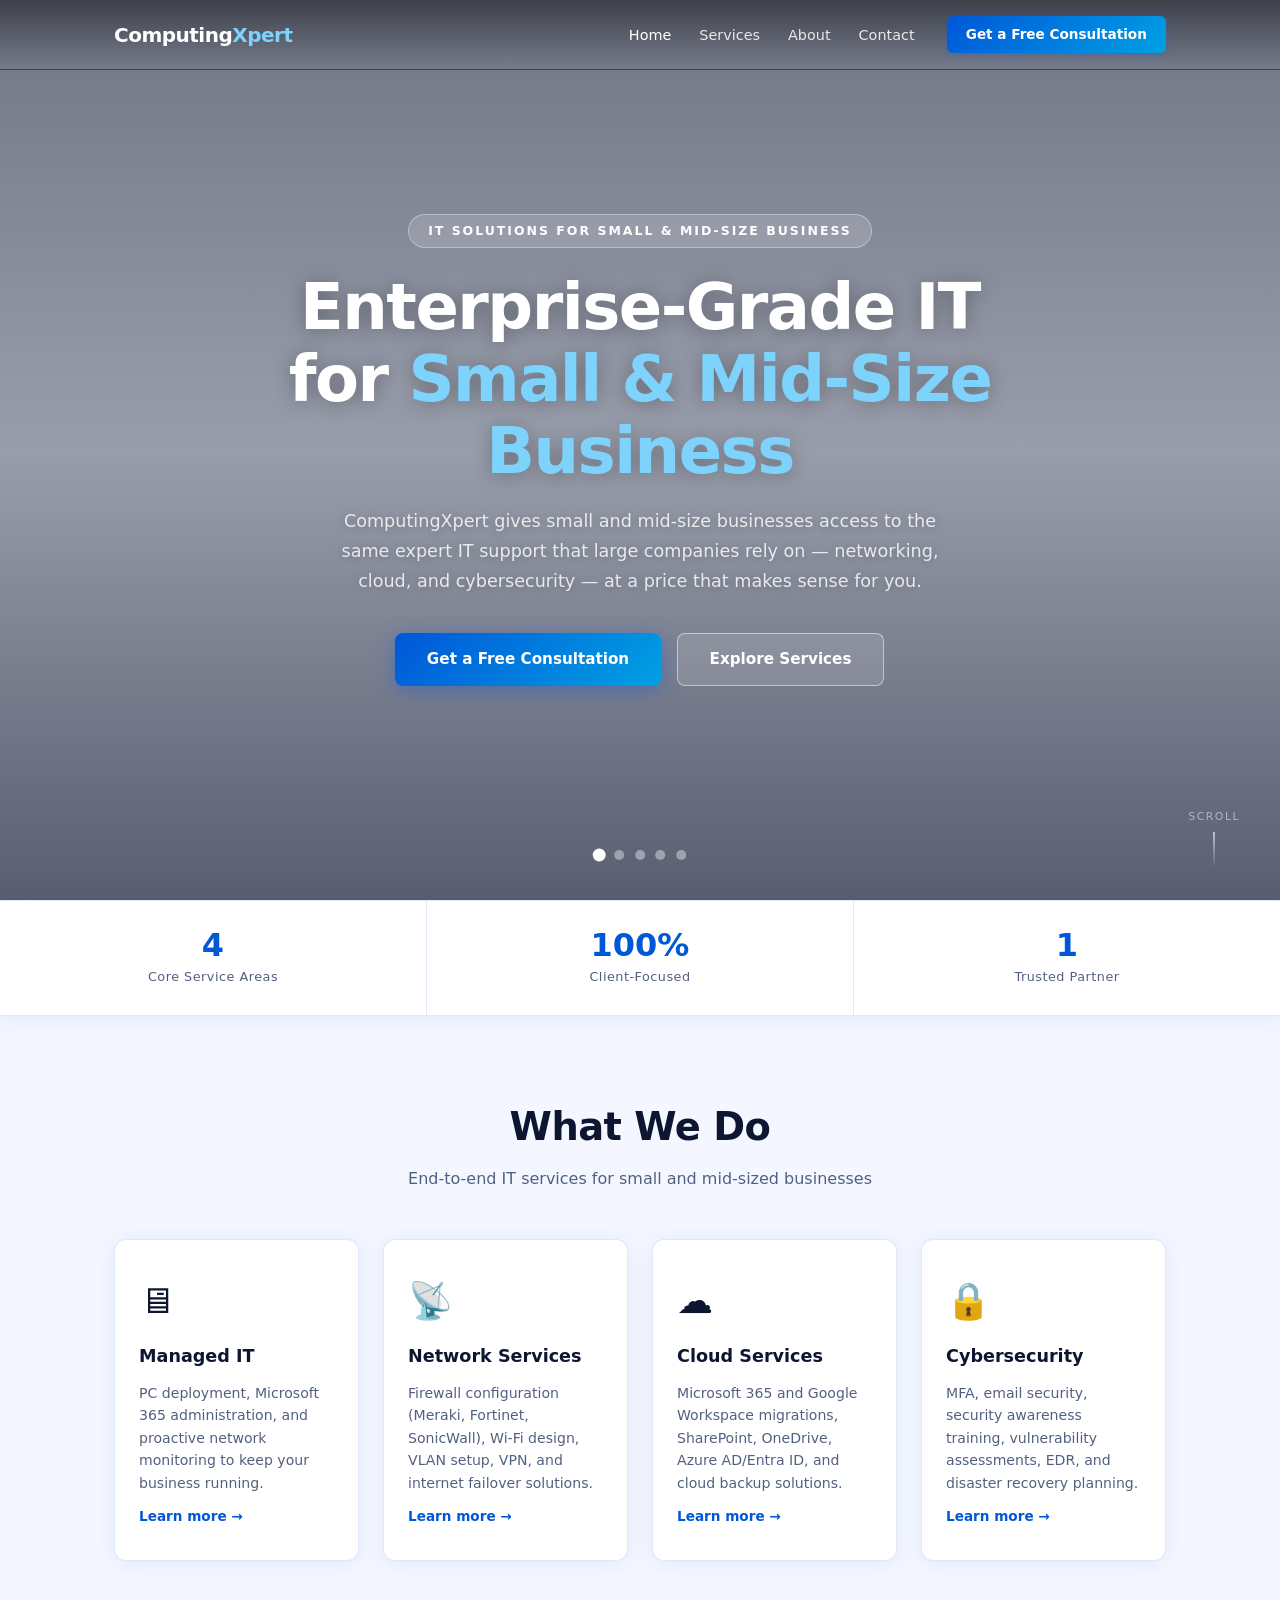
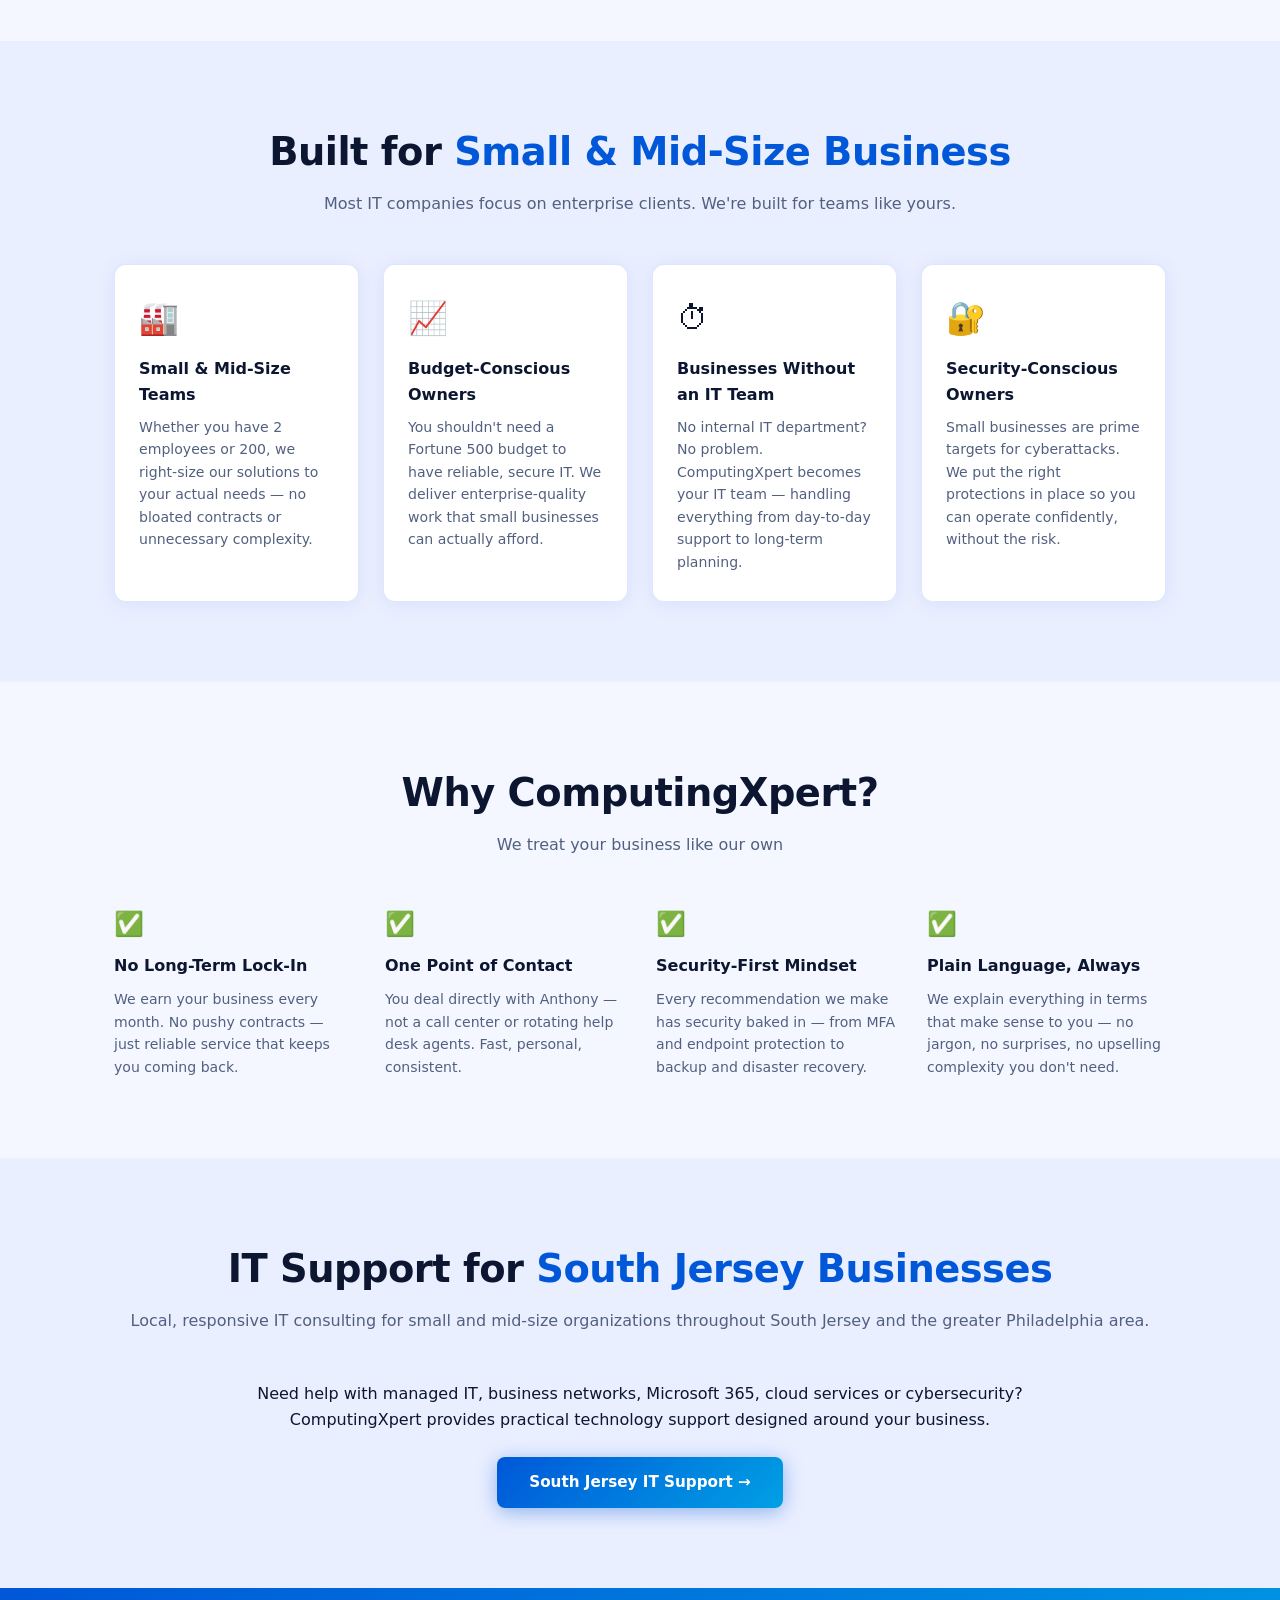
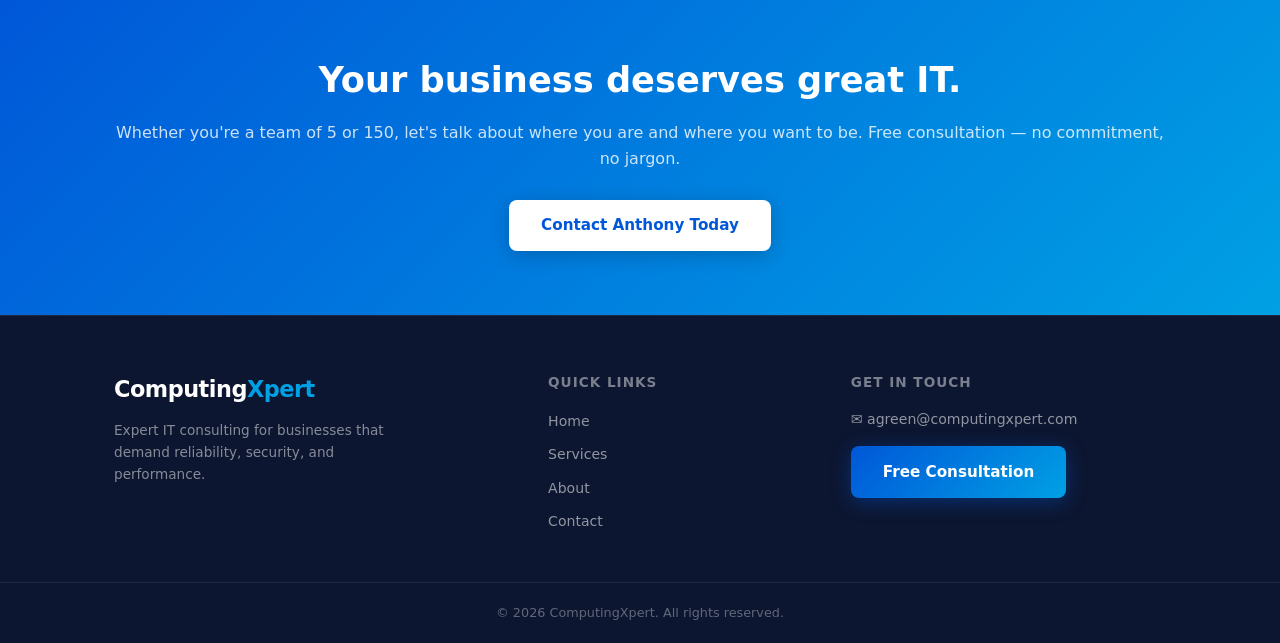
<file: index.html>
<!DOCTYPE html>
<html lang="en">
<head>
  <meta charset="UTF-8" />
  <meta name="viewport" content="width=device-width, initial-scale=1.0" />
  <title>ComputingXpert — IT Consulting</title>
  <link rel="stylesheet" href="style.css" />
</head>
<body>

  <!-- NAV -->
  <nav class="nav-transparent">
    <div class="nav-inner">
      <a href="index.html" class="logo">Computing<span>Xpert</span></a>
      <ul class="nav-links">
        <li><a href="index.html" class="active">Home</a></li>
        <li><a href="services.html">Services</a></li>
        <li><a href="about.html">About</a></li>
        <li><a href="contact.html">Contact</a></li>
      </ul>
      <a href="contact.html" class="btn-nav">Get a Free Consultation</a>
      <button class="hamburger" onclick="toggleMenu()">&#9776;</button>
    </div>
    <ul class="mobile-menu" id="mobileMenu">
      <li><a href="index.html">Home</a></li>
      <li><a href="services.html">Services</a></li>
      <li><a href="about.html">About</a></li>
      <li><a href="contact.html">Contact</a></li>
    </ul>
  </nav>

  <!-- HERO SLIDESHOW -->
  <section class="hero">

    <!-- Background slides -->
    <div class="hero-slides">
      <div class="slide active kb-1" style="background-image:url('https://images.unsplash.com/photo-1522071820081-009f0129c71c?auto=format&fit=crop&w=1920&q=80')"></div>
      <div class="slide kb-2"        style="background-image:url('https://images.unsplash.com/photo-1558494949-ef010cbdcc31?auto=format&fit=crop&w=1920&q=80')"></div>
      <div class="slide kb-3"        style="background-image:url('https://images.unsplash.com/photo-1519389950473-47ba0277781c?auto=format&fit=crop&w=1920&q=80')"></div>
      <div class="slide kb-4"        style="background-image:url('https://images.unsplash.com/photo-1550751827-4bd374c3f58b?auto=format&fit=crop&w=1920&q=80')"></div>
      <div class="slide kb-5"        style="background-image:url('https://images.unsplash.com/photo-1497366216548-37526070297c?auto=format&fit=crop&w=1920&q=80')"></div>
    </div>

    <!-- Dark gradient overlay -->
    <div class="hero-overlay"></div>

    <!-- Content -->
    <div class="hero-content">
      <div class="hero-badge">IT Solutions for Small &amp; Mid-Size Business</div>
      <h1>Enterprise-Grade IT for <span class="accent-light">Small &amp; Mid-Size Business</span></h1>
      <p class="hero-sub">ComputingXpert gives small and mid-size businesses access to the same expert IT support that large companies rely on — networking, cloud, and cybersecurity — at a price that makes sense for you.</p>
      <div class="hero-cta">
        <a href="contact.html" class="btn-primary">Get a Free Consultation</a>
        <a href="services.html" class="btn-ghost-light">Explore Services</a>
      </div>
    </div>

    <!-- Slide indicator dots -->
    <div class="slide-dots">
      <button class="dot active" onclick="goToSlide(0)" aria-label="Slide 1"></button>
      <button class="dot"        onclick="goToSlide(1)" aria-label="Slide 2"></button>
      <button class="dot"        onclick="goToSlide(2)" aria-label="Slide 3"></button>
      <button class="dot"        onclick="goToSlide(3)" aria-label="Slide 4"></button>
      <button class="dot"        onclick="goToSlide(4)" aria-label="Slide 5"></button>
    </div>

    <!-- Scroll cue -->
    <div class="scroll-cue">
      <span>Scroll</span>
      <div class="scroll-arrow"></div>
    </div>

  </section>

  <!-- STATS BAR -->
  <section class="stats-bar">
    <div class="stat"><span class="stat-num">4</span><span class="stat-label">Core Service Areas</span></div>
    <div class="stat"><span class="stat-num">100%</span><span class="stat-label">Client-Focused</span></div>
    <div class="stat"><span class="stat-num">1</span><span class="stat-label">Trusted Partner</span></div>
  </section>

  <!-- SERVICES OVERVIEW -->
  <section class="section">
    <div class="container">
      <div class="section-header">
        <h2>What We Do</h2>
        <p>End-to-end IT services for small and mid-sized businesses</p>
      </div>
      <div class="card-grid">
        <a href="services.html#managed" class="card">
          <div class="card-icon">&#128421;</div>
          <h3>Managed IT</h3>
          <p>PC deployment, Microsoft 365 administration, and proactive network monitoring to keep your business running.</p>
          <span class="card-link">Learn more &rarr;</span>
        </a>
        <a href="services.html#network" class="card">
          <div class="card-icon">&#128225;</div>
          <h3>Network Services</h3>
          <p>Firewall configuration (Meraki, Fortinet, SonicWall), Wi-Fi design, VLAN setup, VPN, and internet failover solutions.</p>
          <span class="card-link">Learn more &rarr;</span>
        </a>
        <a href="services.html#cloud" class="card">
          <div class="card-icon">&#9729;</div>
          <h3>Cloud Services</h3>
          <p>Microsoft 365 and Google Workspace migrations, SharePoint, OneDrive, Azure AD/Entra ID, and cloud backup solutions.</p>
          <span class="card-link">Learn more &rarr;</span>
        </a>
        <a href="services.html#cyber" class="card">
          <div class="card-icon">&#128274;</div>
          <h3>Cybersecurity</h3>
          <p>MFA, email security, security awareness training, vulnerability assessments, EDR, and disaster recovery planning.</p>
          <span class="card-link">Learn more &rarr;</span>
        </a>
      </div>
    </div>
  </section>

  <!-- WHO WE SERVE -->
  <section class="section section-dark">
    <div class="container">
      <div class="section-header">
        <h2>Built for <span style="color:var(--accent)">Small &amp; Mid-Size Business</span></h2>
        <p>Most IT companies focus on enterprise clients. We're built for teams like yours.</p>
      </div>
      <div class="serve-grid">
        <div class="serve-card">
          <div class="serve-icon">&#127981;</div>
          <h4>Small &amp; Mid-Size Teams</h4>
          <p>Whether you have 2 employees or 200, we right-size our solutions to your actual needs — no bloated contracts or unnecessary complexity.</p>
        </div>
        <div class="serve-card">
          <div class="serve-icon">&#128200;</div>
          <h4>Budget-Conscious Owners</h4>
          <p>You shouldn't need a Fortune 500 budget to have reliable, secure IT. We deliver enterprise-quality work that small businesses can actually afford.</p>
        </div>
        <div class="serve-card">
          <div class="serve-icon">&#9201;</div>
          <h4>Businesses Without an IT Team</h4>
          <p>No internal IT department? No problem. ComputingXpert becomes your IT team — handling everything from day-to-day support to long-term planning.</p>
        </div>
        <div class="serve-card">
          <div class="serve-icon">&#128272;</div>
          <h4>Security-Conscious Owners</h4>
          <p>Small businesses are prime targets for cyberattacks. We put the right protections in place so you can operate confidently, without the risk.</p>
        </div>
      </div>
    </div>
  </section>

  <!-- WHY US -->
  <section class="section">
    <div class="container">
      <div class="section-header">
        <h2>Why ComputingXpert?</h2>
        <p>We treat your business like our own</p>
      </div>
      <div class="why-grid">
        <div class="why-item">
          <div class="why-icon">&#9989;</div>
          <h4>No Long-Term Lock-In</h4>
          <p>We earn your business every month. No pushy contracts — just reliable service that keeps you coming back.</p>
        </div>
        <div class="why-item">
          <div class="why-icon">&#9989;</div>
          <h4>One Point of Contact</h4>
          <p>You deal directly with Anthony — not a call center or rotating help desk agents. Fast, personal, consistent.</p>
        </div>
        <div class="why-item">
          <div class="why-icon">&#9989;</div>
          <h4>Security-First Mindset</h4>
          <p>Every recommendation we make has security baked in — from MFA and endpoint protection to backup and disaster recovery.</p>
        </div>
        <div class="why-item">
          <div class="why-icon">&#9989;</div>
          <h4>Plain Language, Always</h4>
          <p>We explain everything in terms that make sense to you — no jargon, no surprises, no upselling complexity you don't need.</p>
        </div>
      </div>
    </div>
  </section>

  <!-- SOUTH JERSEY IT SUPPORT -->
  <section class="section section-dark">
    <div class="container">
      <div class="section-header">
        <h2>IT Support for <span style="color:var(--accent)">South Jersey Businesses</span></h2>
        <p>Local, responsive IT consulting for small and mid-size organizations throughout South Jersey and the greater Philadelphia area.</p>
      </div>
      <div style="text-align:center;">
        <p style="max-width:800px;margin:0 auto 1.5rem;">Need help with managed IT, business networks, Microsoft 365, cloud services or cybersecurity? ComputingXpert provides practical technology support designed around your business.</p>
        <a href="south-jersey-it-support.html" class="btn-primary">South Jersey IT Support &rarr;</a>
      </div>
    </div>
  </section>

  <!-- CTA BANNER -->
  <section class="cta-banner">
    <div class="container">
      <h2>Your business deserves great IT.</h2>
      <p>Whether you're a team of 5 or 150, let's talk about where you are and where you want to be. Free consultation — no commitment, no jargon.</p>
      <a href="contact.html" class="btn-primary">Contact Anthony Today</a>
    </div>
  </section>

  <!-- FOOTER -->
  <footer>
    <div class="container footer-inner">
      <div class="footer-brand">
        <span class="footer-logo-text">Computing<span>Xpert</span></span>
        <p>Expert IT consulting for businesses that demand reliability, security, and performance.</p>
      </div>
      <div class="footer-links">
        <h4>Quick Links</h4>
        <ul>
          <li><a href="index.html">Home</a></li>
          <li><a href="services.html">Services</a></li>
          <li><a href="about.html">About</a></li>
          <li><a href="contact.html">Contact</a></li>
        </ul>
      </div>
      <div class="footer-contact">
        <h4>Get in Touch</h4>
        <p>&#9993; agreen@computingxpert.com</p>
        <a href="contact.html" class="btn-primary" style="margin-top:1rem;display:inline-block;">Free Consultation</a>
      </div>
    </div>
    <div class="footer-bottom">
      <p>&copy; 2026 ComputingXpert. All rights reserved.</p>
    </div>
  </footer>

  <script>
    // ── Nav: turn solid on scroll ──
    const nav = document.querySelector('nav');
    window.addEventListener('scroll', () => {
      nav.classList.toggle('nav-solid', window.scrollY > 60);
    });

    // ── Mobile menu ──
    function toggleMenu() {
      document.getElementById('mobileMenu').classList.toggle('open');
    }

    // ── Slideshow ──
    const slides = document.querySelectorAll('.slide');
    const dots   = document.querySelectorAll('.dot');
    let current  = 0;
    let timer;

    function goToSlide(n) {
      slides[current].classList.remove('active');
      dots[current].classList.remove('active');
      current = (n + slides.length) % slides.length;
      slides[current].classList.add('active');
      dots[current].classList.add('active');
      resetTimer();
    }

    function nextSlide() { goToSlide(current + 1); }

    function resetTimer() {
      clearInterval(timer);
      timer = setInterval(nextSlide, 6000);
    }

    resetTimer();
  </script>
</body>
</html>
</file>
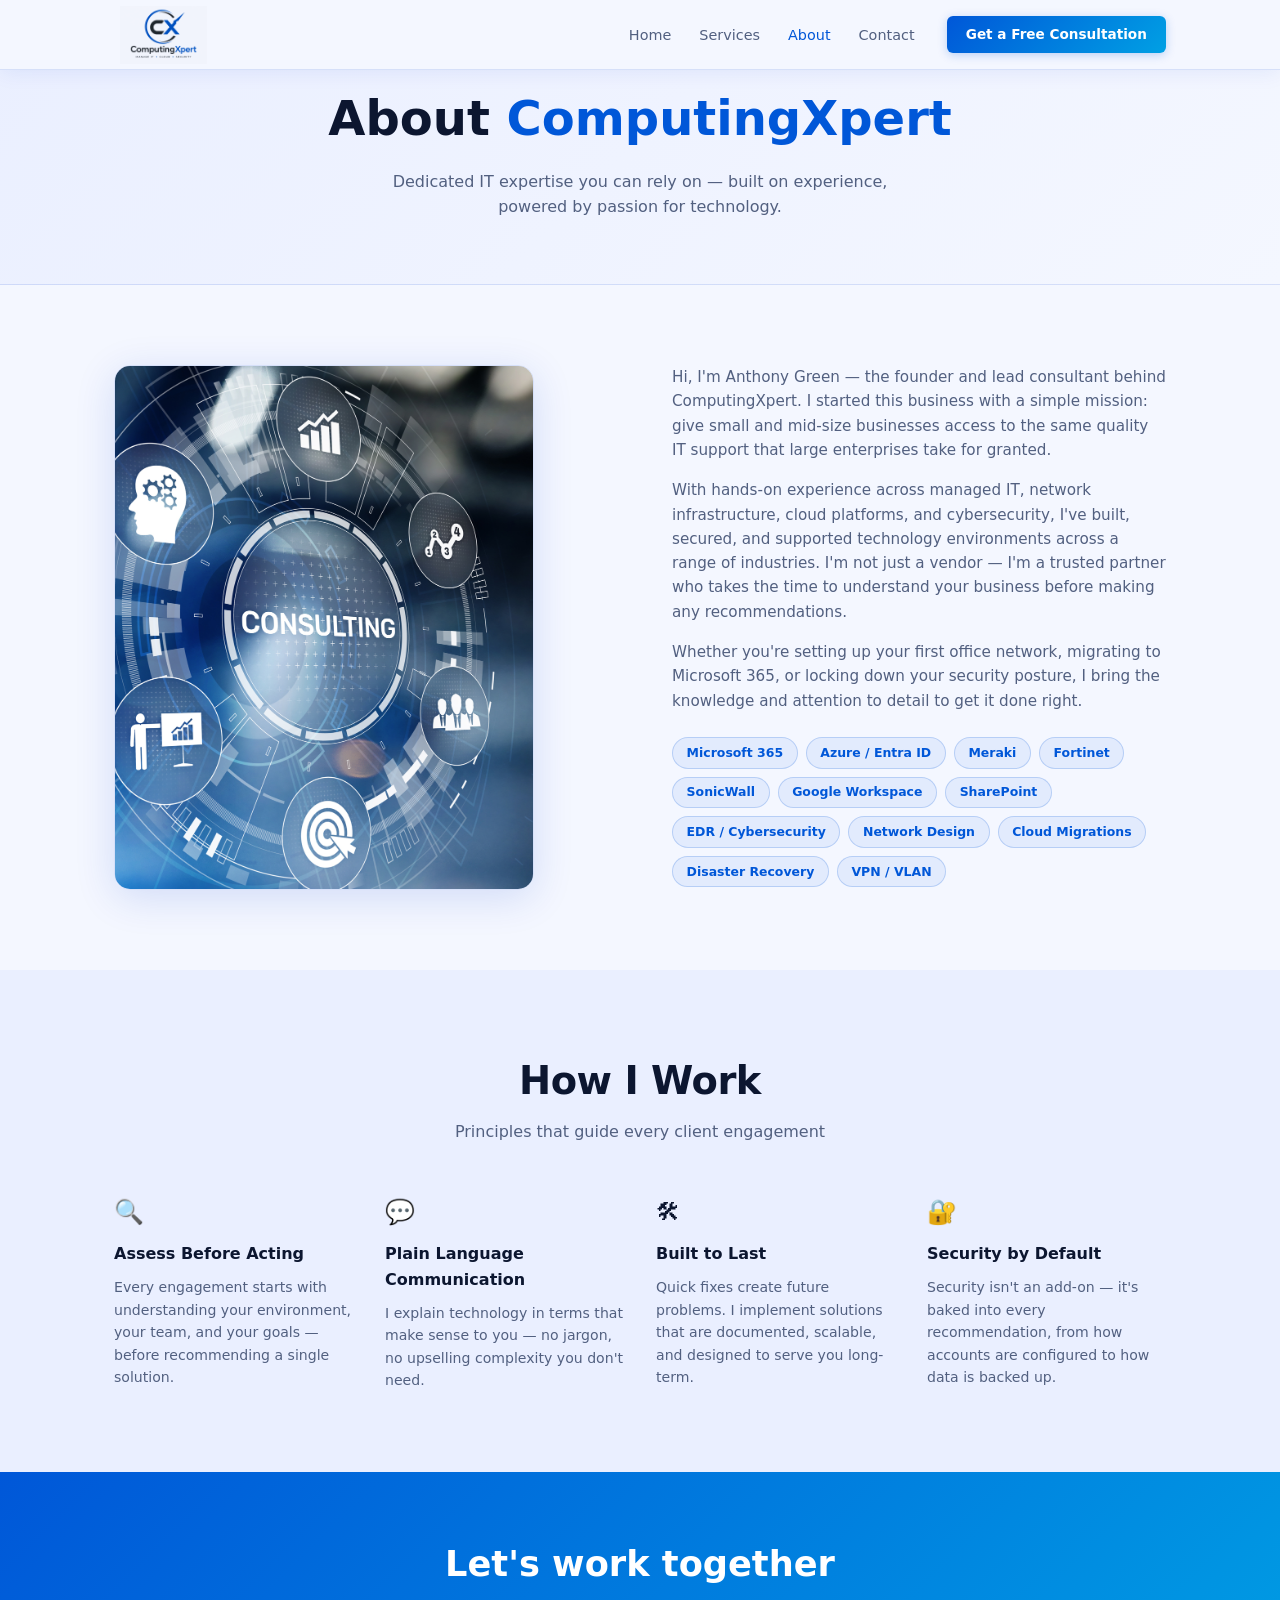
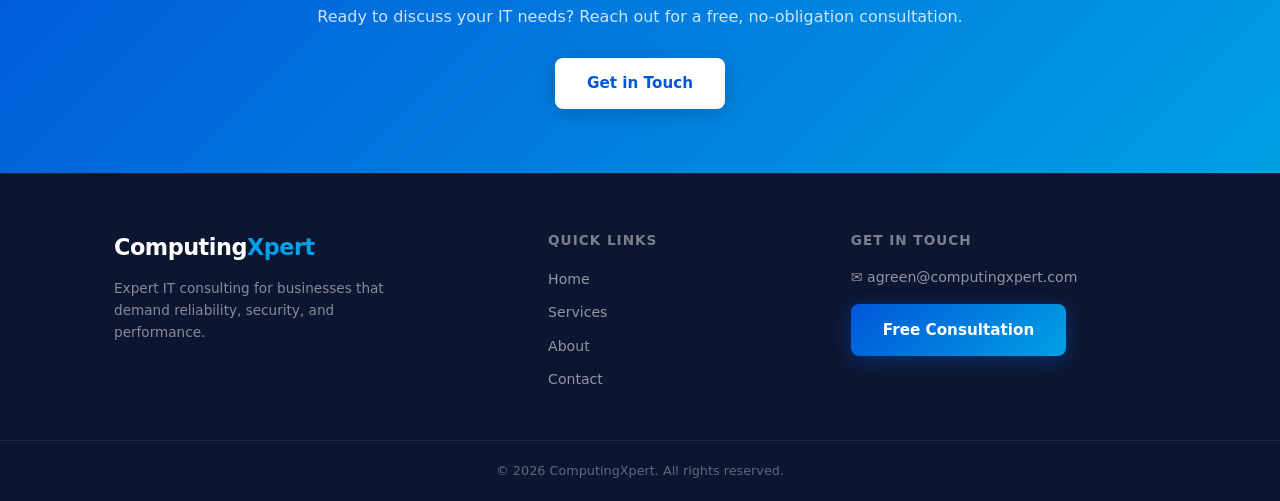
<file: about.html>
<!DOCTYPE html>
<html lang="en">
<head>
  <meta charset="UTF-8" />
  <meta name="viewport" content="width=device-width, initial-scale=1.0" />
  <title>About ComputingXpert | South Jersey IT Consultants</title>
  <meta name="description" content="Learn about ComputingXpert, providing reliable IT consulting, managed IT, networking, cloud and cybersecurity support for businesses in South Jersey and Philadelphia." />
  <link rel="canonical" href="https://computingxpert.com/about.html" />
  <meta property="og:title" content="About ComputingXpert | South Jersey IT Consultants" />
  <meta property="og:description" content="Meet ComputingXpert and learn about our practical, security-focused approach to business IT support in South Jersey and Philadelphia." />
  <meta property="og:url" content="https://computingxpert.com/about.html" />
  <meta property="og:type" content="website" />
  <link rel="stylesheet" href="style.css" />
</head>
<body>

  <!-- NAV -->
  <nav class="page-nav">
    <div class="nav-inner">
      <a href="index.html" class="logo-link"><img src="logo.png" alt="ComputingXpert" class="nav-logo"></a>
      <ul class="nav-links">
        <li><a href="index.html">Home</a></li>
        <li><a href="services.html">Services</a></li>
        <li><a href="about.html" class="active">About</a></li>
        <li><a href="contact.html">Contact</a></li>
      </ul>
      <a href="contact.html" class="btn-nav">Get a Free Consultation</a>
      <button class="hamburger" onclick="toggleMenu()">&#9776;</button>
    </div>
    <ul class="mobile-menu" id="mobileMenu">
      <li><a href="index.html">Home</a></li>
      <li><a href="services.html">Services</a></li>
      <li><a href="about.html">About</a></li>
      <li><a href="contact.html">Contact</a></li>
    </ul>
  </nav>

  <!-- PAGE HERO -->
  <section class="page-hero page-top-pad">
    <h1>About <span class="accent">ComputingXpert</span></h1>
    <p>Dedicated IT expertise you can rely on — built on experience, powered by passion for technology.</p>
  </section>

  <!-- ABOUT CONTENT -->
  <section class="section">
    <div class="container">
      <div class="about-grid">
        <div class="about-avatar">
          <img
            src="about-photo.jpg"
            alt="IT consulting professional"
          />
        </div>
        <div class="about-text">
          <p>Hi, I'm Anthony Green — the founder and lead consultant behind ComputingXpert. I started this business with a simple mission: give small and mid-size businesses access to the same quality IT support that large enterprises take for granted.</p>
          <p>With hands-on experience across managed IT, network infrastructure, cloud platforms, and cybersecurity, I've built, secured, and supported technology environments across a range of industries. I'm not just a vendor — I'm a trusted partner who takes the time to understand your business before making any recommendations.</p>
          <p>Whether you're setting up your first office network, migrating to Microsoft 365, or locking down your security posture, I bring the knowledge and attention to detail to get it done right.</p>
          <div class="skill-tags">
            <span class="skill-tag">Microsoft 365</span>
            <span class="skill-tag">Azure / Entra ID</span>
            <span class="skill-tag">Meraki</span>
            <span class="skill-tag">Fortinet</span>
            <span class="skill-tag">SonicWall</span>
            <span class="skill-tag">Google Workspace</span>
            <span class="skill-tag">SharePoint</span>
            <span class="skill-tag">EDR / Cybersecurity</span>
            <span class="skill-tag">Network Design</span>
            <span class="skill-tag">Cloud Migrations</span>
            <span class="skill-tag">Disaster Recovery</span>
            <span class="skill-tag">VPN / VLAN</span>
          </div>
        </div>
      </div>
    </div>
  </section>

  <!-- VALUES -->
  <section class="section section-dark">
    <div class="container">
      <div class="section-header">
        <h2>How I Work</h2>
        <p>Principles that guide every client engagement</p>
      </div>
      <div class="why-grid">
        <div class="why-item">
          <div class="why-icon">&#128269;</div>
          <h4>Assess Before Acting</h4>
          <p>Every engagement starts with understanding your environment, your team, and your goals — before recommending a single solution.</p>
        </div>
        <div class="why-item">
          <div class="why-icon">&#128172;</div>
          <h4>Plain Language Communication</h4>
          <p>I explain technology in terms that make sense to you — no jargon, no upselling complexity you don't need.</p>
        </div>
        <div class="why-item">
          <div class="why-icon">&#128736;</div>
          <h4>Built to Last</h4>
          <p>Quick fixes create future problems. I implement solutions that are documented, scalable, and designed to serve you long-term.</p>
        </div>
        <div class="why-item">
          <div class="why-icon">&#128272;</div>
          <h4>Security by Default</h4>
          <p>Security isn't an add-on — it's baked into every recommendation, from how accounts are configured to how data is backed up.</p>
        </div>
      </div>
    </div>
  </section>

  <!-- CTA -->
  <section class="cta-banner">
    <div class="container">
      <h2>Let's work together</h2>
      <p>Ready to discuss your IT needs? Reach out for a free, no-obligation consultation.</p>
      <a href="contact.html" class="btn-primary">Get in Touch</a>
    </div>
  </section>

  <!-- FOOTER -->
  <footer>
    <div class="container footer-inner">
      <div class="footer-brand">
        <span class="footer-logo-text">Computing<span>Xpert</span></span>
        <p>Expert IT consulting for businesses that demand reliability, security, and performance.</p>
      </div>
      <div class="footer-links">
        <h4>Quick Links</h4>
        <ul>
          <li><a href="index.html">Home</a></li>
          <li><a href="services.html">Services</a></li>
          <li><a href="about.html">About</a></li>
          <li><a href="contact.html">Contact</a></li>
        </ul>
      </div>
      <div class="footer-contact">
        <h4>Get in Touch</h4>
        <p>&#9993; agreen@computingxpert.com</p>
        <a href="contact.html" class="btn-primary" style="margin-top:1rem;display:inline-block;">Free Consultation</a>
      </div>
    </div>
    <div class="footer-bottom">
      <p>&copy; 2026 ComputingXpert. All rights reserved.</p>
    </div>
  </footer>

  <script>
    function toggleMenu() {
      document.getElementById('mobileMenu').classList.toggle('open');
    }
  </script>
</body>
</html>
</file>
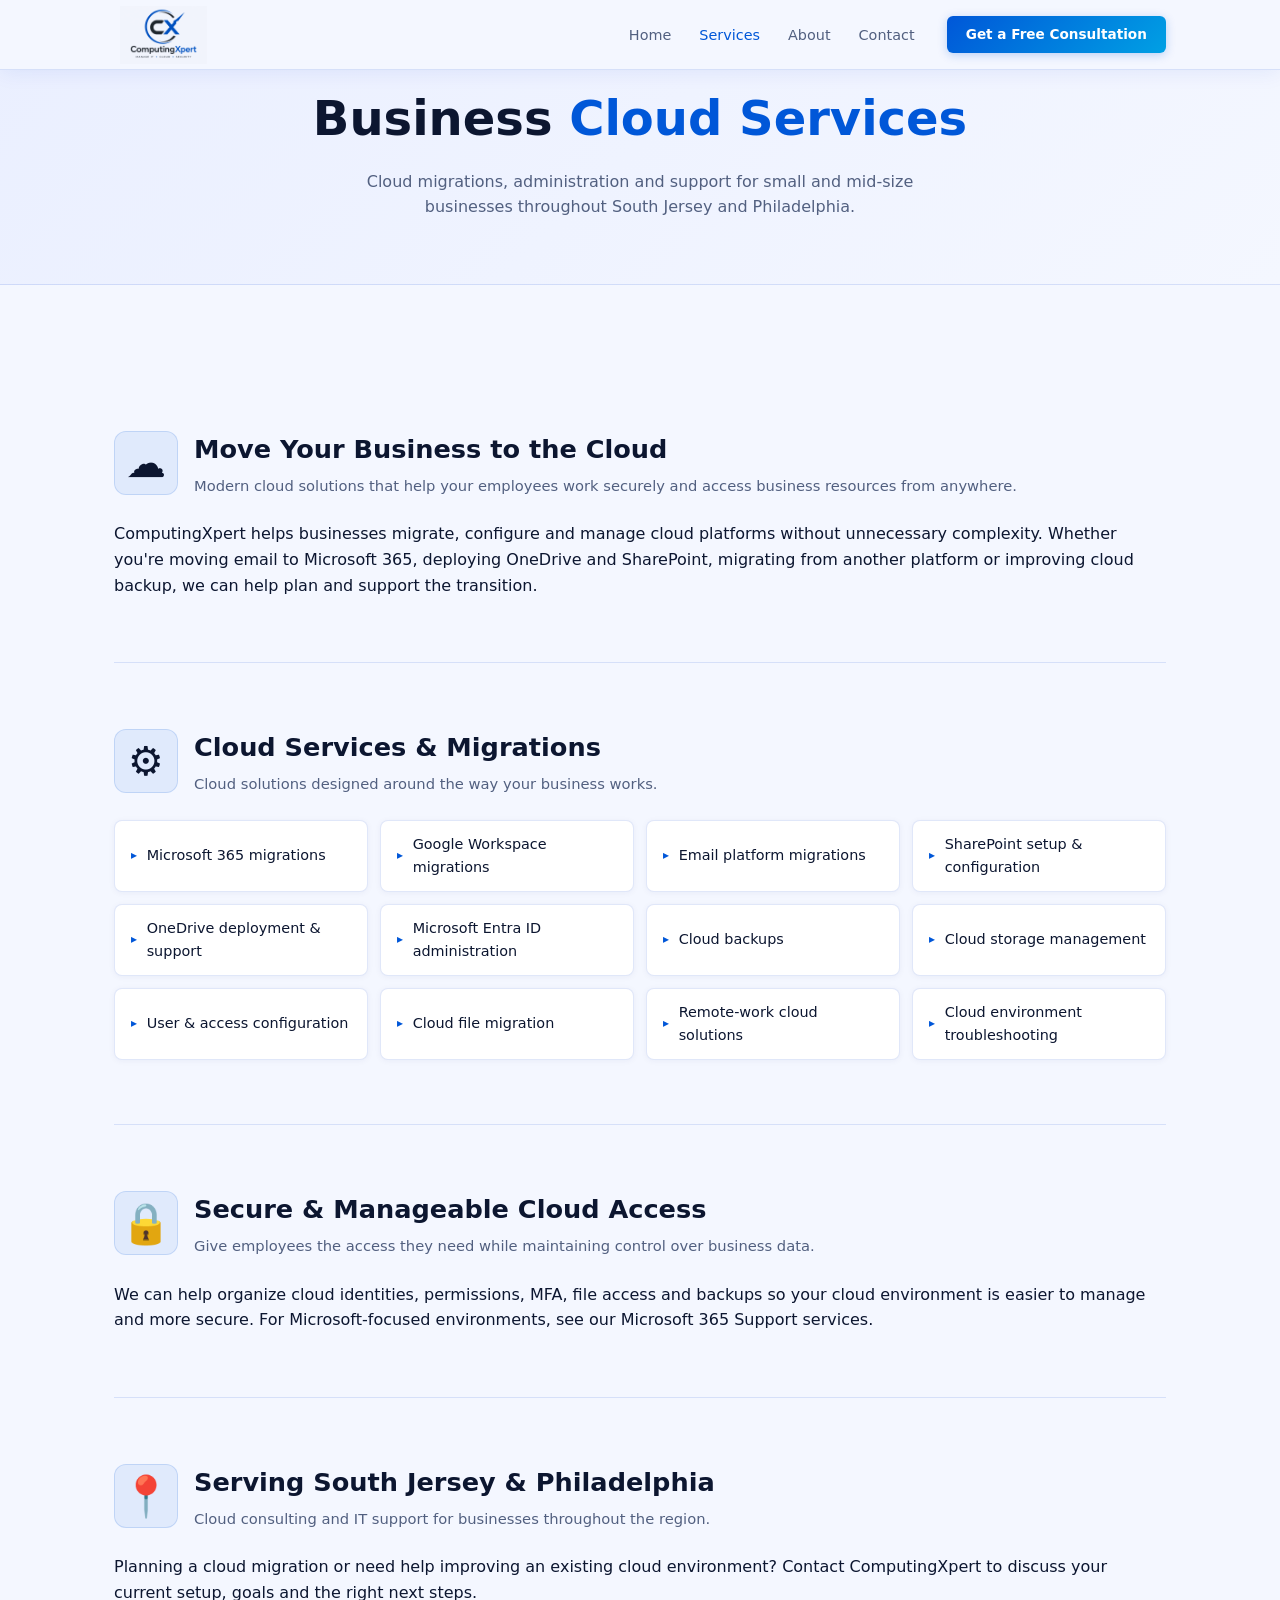
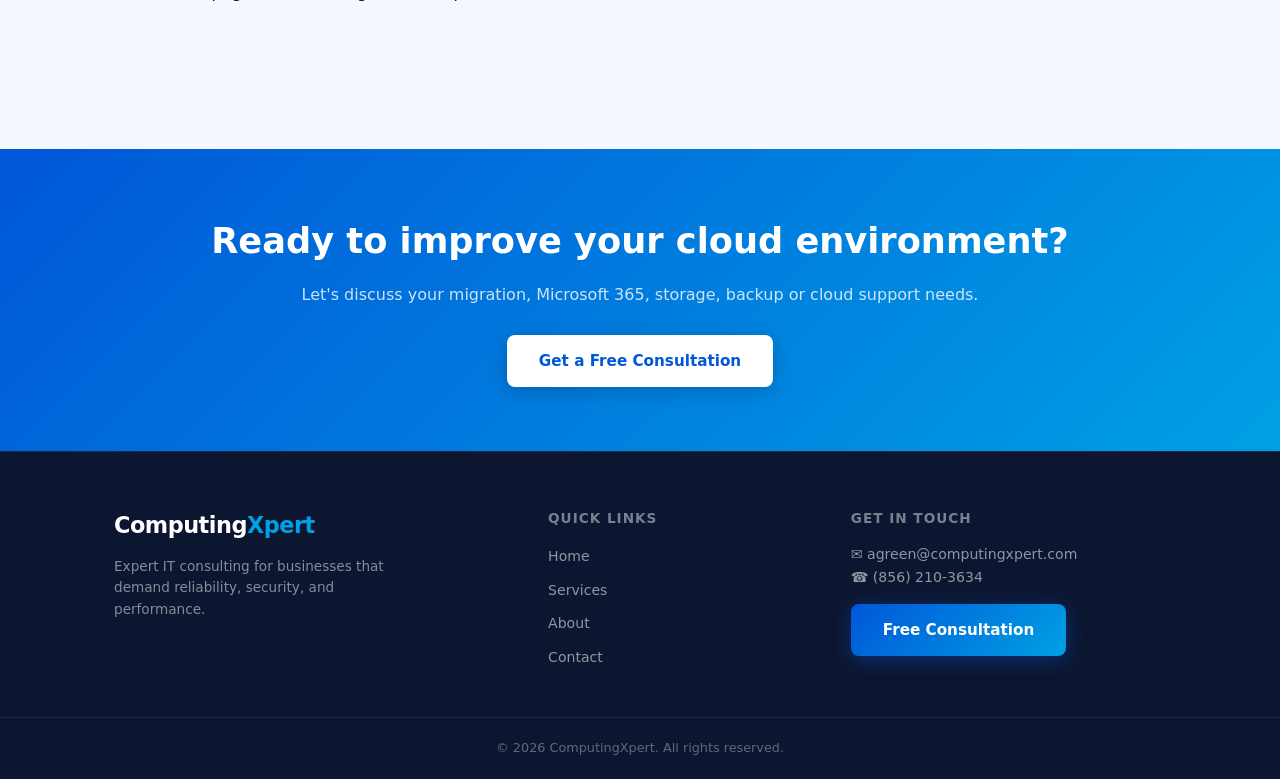
<file: cloud-services.html>
<!DOCTYPE html>
<html lang="en">
<head>
  <meta charset="UTF-8" />
  <meta name="viewport" content="width=device-width, initial-scale=1.0" />
  <title>Cloud Services South Jersey | ComputingXpert</title>
  <meta name="description" content="Cloud services for businesses in South Jersey and Philadelphia, including Microsoft 365 and Google Workspace migrations, SharePoint, OneDrive, Entra ID, cloud backups and email migrations." />
  <link rel="canonical" href="https://computingxpert.com/cloud-services.html" />
  <meta property="og:title" content="Cloud Services South Jersey | ComputingXpert" />
  <meta property="og:description" content="Cloud migrations, Microsoft 365, Google Workspace, backups and cloud support for South Jersey and Philadelphia businesses." />
  <meta property="og:url" content="https://computingxpert.com/cloud-services.html" />
  <meta property="og:type" content="website" />
  <link rel="stylesheet" href="style.css" />
</head>
<body>
  <!-- NAV -->
  <nav class="page-nav">
    <div class="nav-inner">
      <a href="index.html" class="logo-link"><img src="logo.png" alt="ComputingXpert" class="nav-logo"></a>
      <ul class="nav-links">
        <li><a href="index.html">Home</a></li>
        <li><a href="services.html" class="active">Services</a></li>
        <li><a href="about.html">About</a></li>
        <li><a href="contact.html">Contact</a></li>
      </ul>
      <a href="contact.html" class="btn-nav">Get a Free Consultation</a>
      <button class="hamburger" onclick="toggleMenu()">&#9776;</button>
    </div>
    <ul class="mobile-menu" id="mobileMenu">
      <li><a href="index.html">Home</a></li>
      <li><a href="services.html">Services</a></li>
      <li><a href="about.html">About</a></li>
      <li><a href="contact.html">Contact</a></li>
    </ul>
  </nav>


  <section class="page-hero page-top-pad">
    <h1>Business <span class="accent">Cloud Services</span></h1>
    <p>Cloud migrations, administration and support for small and mid-size businesses throughout South Jersey and Philadelphia.</p>
  </section>

  <section class="section">
    <div class="container">
      <div class="service-block">
        <div class="service-header">
          <div class="svc-icon">&#9729;</div>
          <div>
            <h2>Move Your Business to the Cloud</h2>
            <p>Modern cloud solutions that help your employees work securely and access business resources from anywhere.</p>
          </div>
        </div>
        <p>ComputingXpert helps businesses migrate, configure and manage cloud platforms without unnecessary complexity. Whether you're moving email to Microsoft 365, deploying OneDrive and SharePoint, migrating from another platform or improving cloud backup, we can help plan and support the transition.</p>
      </div>

      <div class="service-block">
        <div class="service-header">
          <div class="svc-icon">&#9881;</div>
          <div>
            <h2>Cloud Services &amp; Migrations</h2>
            <p>Cloud solutions designed around the way your business works.</p>
          </div>
        </div>
        <div class="service-items">
          <div class="service-item">Microsoft 365 migrations</div>
          <div class="service-item">Google Workspace migrations</div>
          <div class="service-item">Email platform migrations</div>
          <div class="service-item">SharePoint setup &amp; configuration</div>
          <div class="service-item">OneDrive deployment &amp; support</div>
          <div class="service-item">Microsoft Entra ID administration</div>
          <div class="service-item">Cloud backups</div>
          <div class="service-item">Cloud storage management</div>
          <div class="service-item">User &amp; access configuration</div>
          <div class="service-item">Cloud file migration</div>
          <div class="service-item">Remote-work cloud solutions</div>
          <div class="service-item">Cloud environment troubleshooting</div>
        </div>
      </div>

      <div class="service-block">
        <div class="service-header">
          <div class="svc-icon">&#128274;</div>
          <div>
            <h2>Secure &amp; Manageable Cloud Access</h2>
            <p>Give employees the access they need while maintaining control over business data.</p>
          </div>
        </div>
        <p>We can help organize cloud identities, permissions, MFA, file access and backups so your cloud environment is easier to manage and more secure. For Microsoft-focused environments, see our <a href="microsoft-365-support.html">Microsoft 365 Support</a> services.</p>
      </div>

      <div class="service-block">
        <div class="service-header">
          <div class="svc-icon">&#128205;</div>
          <div>
            <h2>Serving South Jersey &amp; Philadelphia</h2>
            <p>Cloud consulting and IT support for businesses throughout the region.</p>
          </div>
        </div>
        <p>Planning a cloud migration or need help improving an existing cloud environment? Contact ComputingXpert to discuss your current setup, goals and the right next steps.</p>
      </div>
    </div>
  </section>

  <section class="cta-banner">
    <div class="container">
      <h2>Ready to improve your cloud environment?</h2>
      <p>Let's discuss your migration, Microsoft 365, storage, backup or cloud support needs.</p>
      <a href="contact.html" class="btn-primary">Get a Free Consultation</a>
    </div>
  </section>

  <!-- FOOTER -->
  <footer>
    <div class="container footer-inner">
      <div class="footer-brand">
        <span class="footer-logo-text">Computing<span>Xpert</span></span>
        <p>Expert IT consulting for businesses that demand reliability, security, and performance.</p>
      </div>
      <div class="footer-links">
        <h4>Quick Links</h4>
        <ul>
          <li><a href="index.html">Home</a></li>
          <li><a href="services.html">Services</a></li>
          <li><a href="about.html">About</a></li>
          <li><a href="contact.html">Contact</a></li>
        </ul>
      </div>
      <div class="footer-contact">
        <h4>Get in Touch</h4>
        <p>&#9993; <a href="mailto:agreen@computingxpert.com">agreen@computingxpert.com</a></p>
        <p>&#9742; <a href="tel:+18562103634">(856) 210-3634</a></p>
        <a href="contact.html" class="btn-primary" style="margin-top:1rem;display:inline-block;">Free Consultation</a>
      </div>
    </div>
    <div class="footer-bottom">
      <p>&copy; 2026 ComputingXpert. All rights reserved.</p>
    </div>
  </footer>

  <script>
    function toggleMenu() {
      document.getElementById('mobileMenu').classList.toggle('open');
    }
  </script>
</body>
</html>
</file>
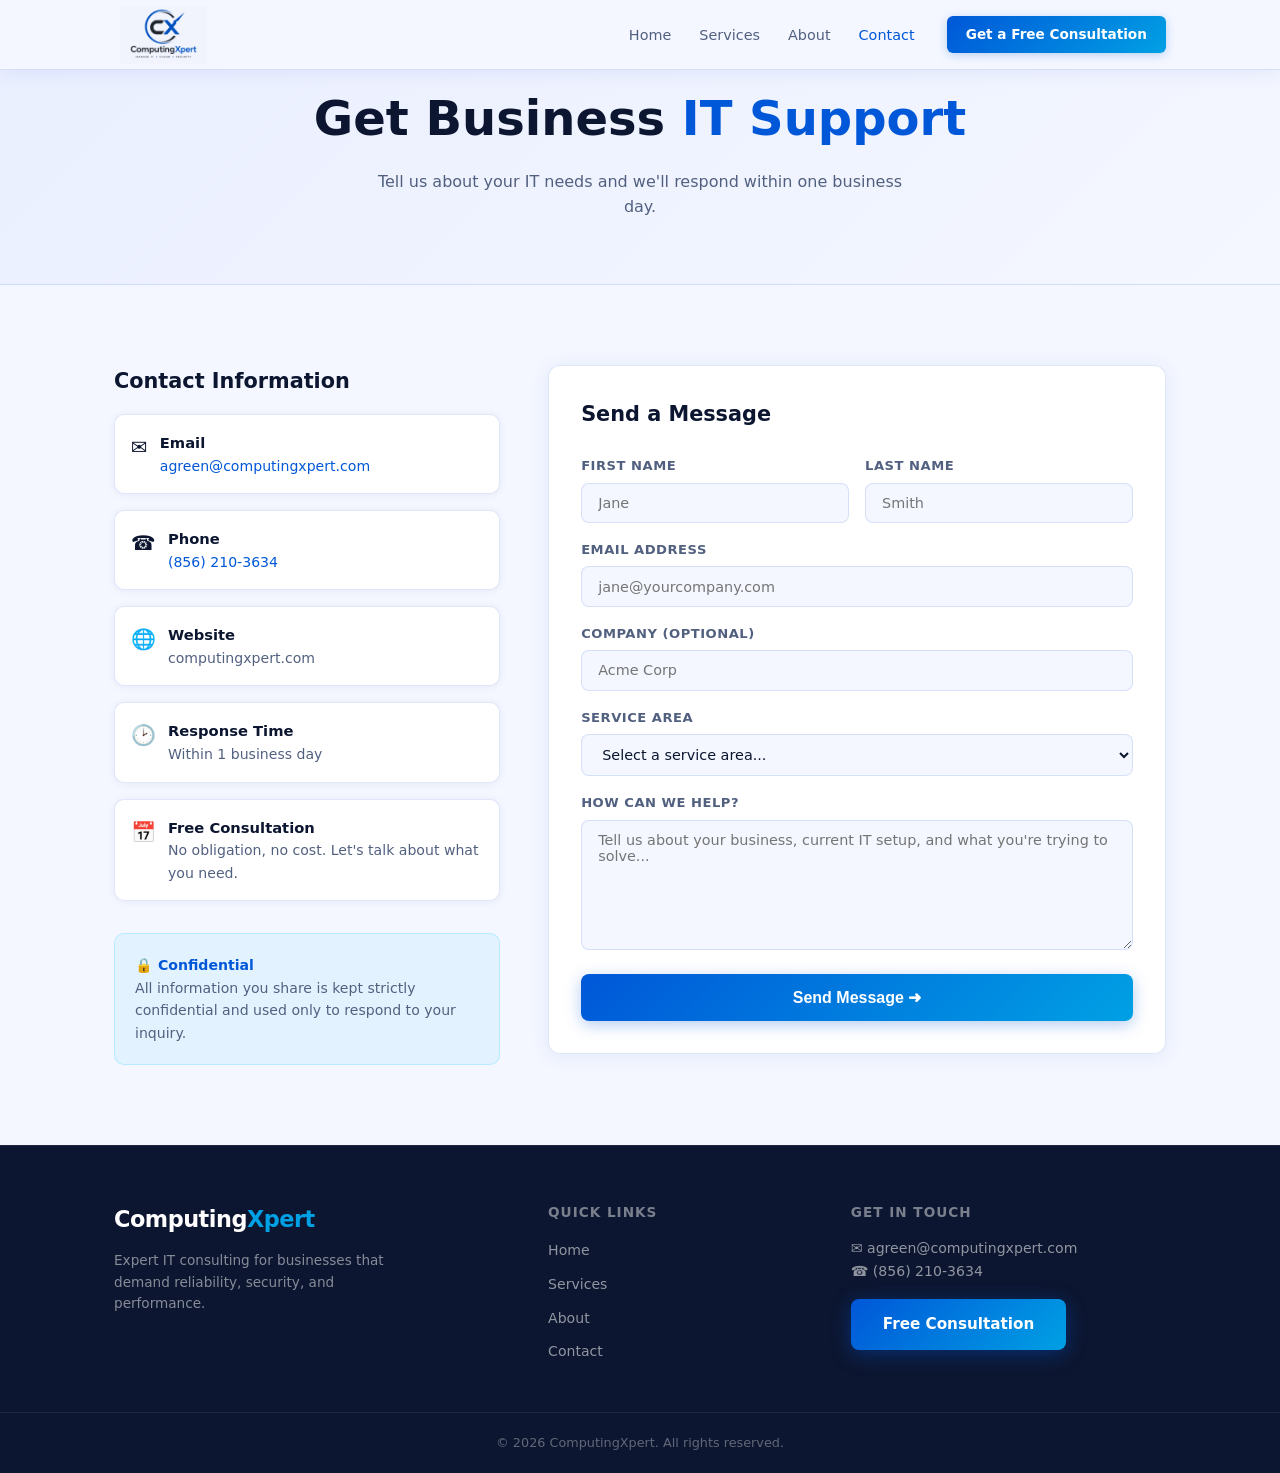
<file: contact.html>
<!DOCTYPE html>
<html lang="en">
<head>
  <meta charset="UTF-8" />
  <meta name="viewport" content="width=device-width, initial-scale=1.0" />
  <title>Contact ComputingXpert | Business IT Support</title>
  <meta name="description" content="Contact ComputingXpert for business IT support, managed IT, networking, cloud and cybersecurity services in South Jersey and Philadelphia. Request a free consultation." />
  <link rel="canonical" href="https://computingxpert.com/contact.html" />
  <meta property="og:title" content="Contact ComputingXpert | Business IT Support" />
  <meta property="og:description" content="Contact ComputingXpert for business IT support in South Jersey and Philadelphia. Request a free, no-obligation consultation." />
  <meta property="og:url" content="https://computingxpert.com/contact.html" />
  <meta property="og:type" content="website" />
  <link rel="stylesheet" href="style.css" />
</head>
<body>

  <!-- NAV -->
  <nav class="page-nav">
    <div class="nav-inner">
      <a href="index.html" class="logo-link"><img src="logo.png" alt="ComputingXpert" class="nav-logo"></a>
      <ul class="nav-links">
        <li><a href="index.html">Home</a></li>
        <li><a href="services.html">Services</a></li>
        <li><a href="about.html">About</a></li>
        <li><a href="contact.html" class="active">Contact</a></li>
      </ul>
      <a href="contact.html" class="btn-nav">Get a Free Consultation</a>
      <button class="hamburger" onclick="toggleMenu()">&#9776;</button>
    </div>
    <ul class="mobile-menu" id="mobileMenu">
      <li><a href="index.html">Home</a></li>
      <li><a href="services.html">Services</a></li>
      <li><a href="about.html">About</a></li>
      <li><a href="contact.html">Contact</a></li>
    </ul>
  </nav>

  <!-- PAGE HERO -->
  <section class="page-hero page-top-pad">
    <h1>Get Business <span class="accent">IT Support</span></h1>
    <p>Tell us about your IT needs and we'll respond within one business day.</p>
  </section>

  <!-- CONTACT CONTENT -->
  <section class="section">
    <div class="container">
      <div class="contact-grid">

        <!-- Left: info -->
        <div class="contact-info">
          <h3>Contact Information</h3>

          <div class="contact-detail">
            <div class="contact-detail-icon">&#9993;</div>
            <div>
              <strong>Email</strong>
              <p><a href="mailto:agreen@computingxpert.com" style="color:var(--accent)">agreen@computingxpert.com</a></p>
            </div>
          </div>

          <div class="contact-detail">
            <div class="contact-detail-icon">&#9742;</div>
            <div>
              <strong>Phone</strong>
              <p><a href="tel:+18562103634" style="color:var(--accent)">(856) 210-3634</a></p>
            </div>
          </div>

          <div class="contact-detail">
            <div class="contact-detail-icon">&#127760;</div>
            <div>
              <strong>Website</strong>
              <p>computingxpert.com</p>
            </div>
          </div>

          <div class="contact-detail">
            <div class="contact-detail-icon">&#128337;</div>
            <div>
              <strong>Response Time</strong>
              <p>Within 1 business day</p>
            </div>
          </div>

          <div class="contact-detail">
            <div class="contact-detail-icon">&#128197;</div>
            <div>
              <strong>Free Consultation</strong>
              <p>No obligation, no cost. Let's talk about what you need.</p>
            </div>
          </div>

          <div style="margin-top: 2rem; padding: 1.25rem; background: rgba(0,200,255,0.07); border: 1px solid rgba(0,200,255,0.2); border-radius: 10px;">
            <p style="font-size: 0.88rem; color: var(--text-muted); line-height: 1.6;">
              <span style="color: var(--accent); font-weight: 700;">&#128274; Confidential</span><br/>
              All information you share is kept strictly confidential and used only to respond to your inquiry.
            </p>
          </div>
        </div>

        <!-- Right: form -->
        <div class="contact-form">
          <h3>Send a Message</h3>
          <form id="contactForm" action="https://formspree.io/f/mwvgabke" method="POST">
            <div class="form-row">
              <div class="form-group">
                <label for="fname">FIRST NAME</label>
                <input type="text" id="fname" name="first_name" placeholder="Jane" required />
              </div>
              <div class="form-group">
                <label for="lname">LAST NAME</label>
                <input type="text" id="lname" name="last_name" placeholder="Smith" required />
              </div>
            </div>

            <div class="form-group">
              <label for="email">EMAIL ADDRESS</label>
              <input type="email" id="email" name="email" placeholder="jane@yourcompany.com" required />
            </div>

            <div class="form-group">
              <label for="company">COMPANY (OPTIONAL)</label>
              <input type="text" id="company" name="company" placeholder="Acme Corp" />
            </div>

            <div class="form-group">
              <label for="service">SERVICE AREA</label>
              <select id="service" name="service_area">
                <option value="">Select a service area...</option>
                <option>Managed IT</option>
                <option>Network Services</option>
                <option>Cloud Services</option>
                <option>Cybersecurity</option>
                <option>Multiple / Not Sure</option>
              </select>
            </div>

            <div class="form-group">
              <label for="message">HOW CAN WE HELP?</label>
              <textarea id="message" name="message" placeholder="Tell us about your business, current IT setup, and what you're trying to solve..." required></textarea>
            </div>

            <button type="submit" class="btn-submit">Send Message &#10140;</button>

            <div class="form-success" id="successMsg">
              &#10003; &nbsp; Message sent! Anthony will be in touch within one business day.
            </div>
          </form>
        </div>

      </div>
    </div>
  </section>

  <!-- FOOTER -->
  <footer>
    <div class="container footer-inner">
      <div class="footer-brand">
        <span class="footer-logo-text">Computing<span>Xpert</span></span>
        <p>Expert IT consulting for businesses that demand reliability, security, and performance.</p>
      </div>
      <div class="footer-links">
        <h4>Quick Links</h4>
        <ul>
          <li><a href="index.html">Home</a></li>
          <li><a href="services.html">Services</a></li>
          <li><a href="about.html">About</a></li>
          <li><a href="contact.html">Contact</a></li>
        </ul>
      </div>
      <div class="footer-contact">
        <h4>Get in Touch</h4>
        <p>&#9993; <a href="mailto:agreen@computingxpert.com">agreen@computingxpert.com</a></p>
        <p>&#9742; <a href="tel:+18562103634">(856) 210-3634</a></p>
        <a href="contact.html" class="btn-primary" style="margin-top:1rem;display:inline-block;">Free Consultation</a>
      </div>
    </div>
    <div class="footer-bottom">
      <p>&copy; 2026 ComputingXpert. All rights reserved.</p>
    </div>
  </footer>

  <script>
    function toggleMenu() {
      document.getElementById('mobileMenu').classList.toggle('open');
    }

    function submitForm(e) {
      e.preventDefault();
      document.getElementById('successMsg').style.display = 'block';
      document.getElementById('contactForm').querySelector('.btn-submit').disabled = true;
      document.getElementById('contactForm').querySelector('.btn-submit').textContent = 'Message Sent ✓';
      document.getElementById('successMsg').scrollIntoView({ behavior: 'smooth', block: 'center' });
    }
  </script>
</body>
</html>
</file>
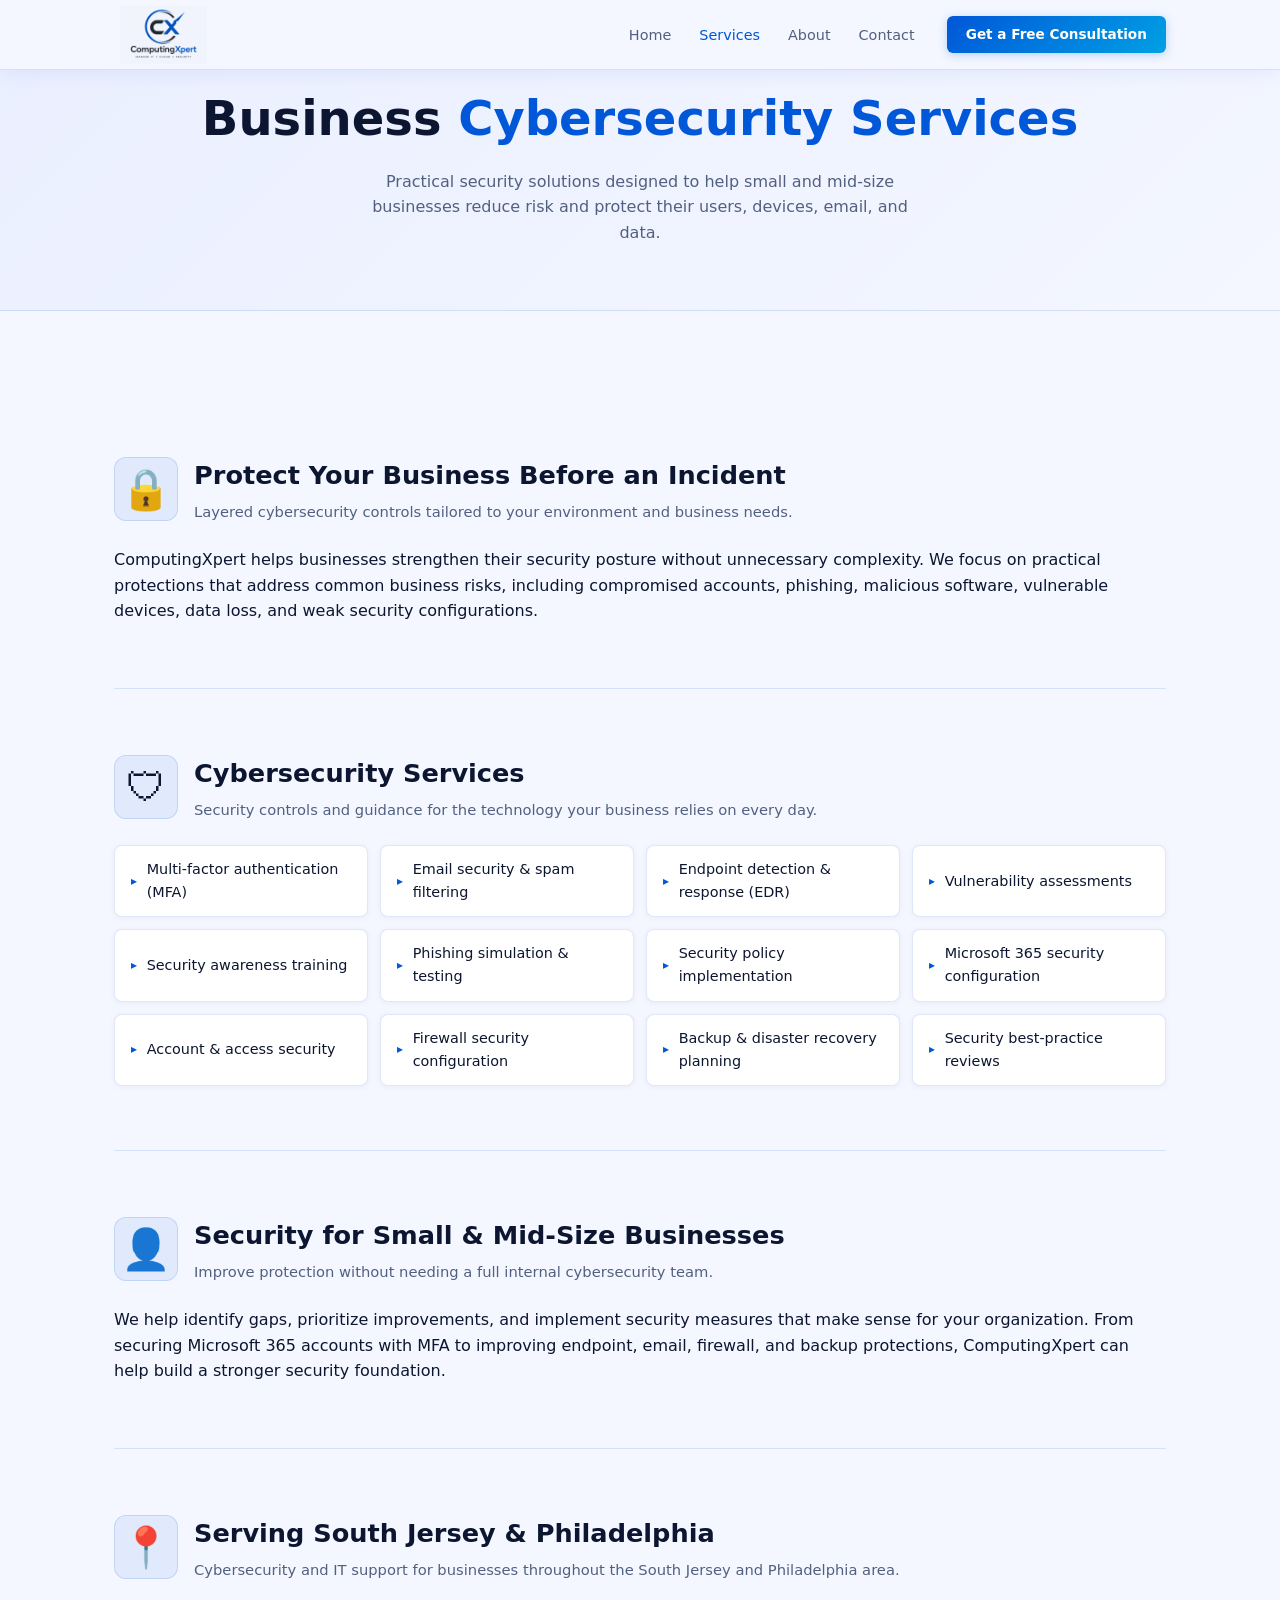
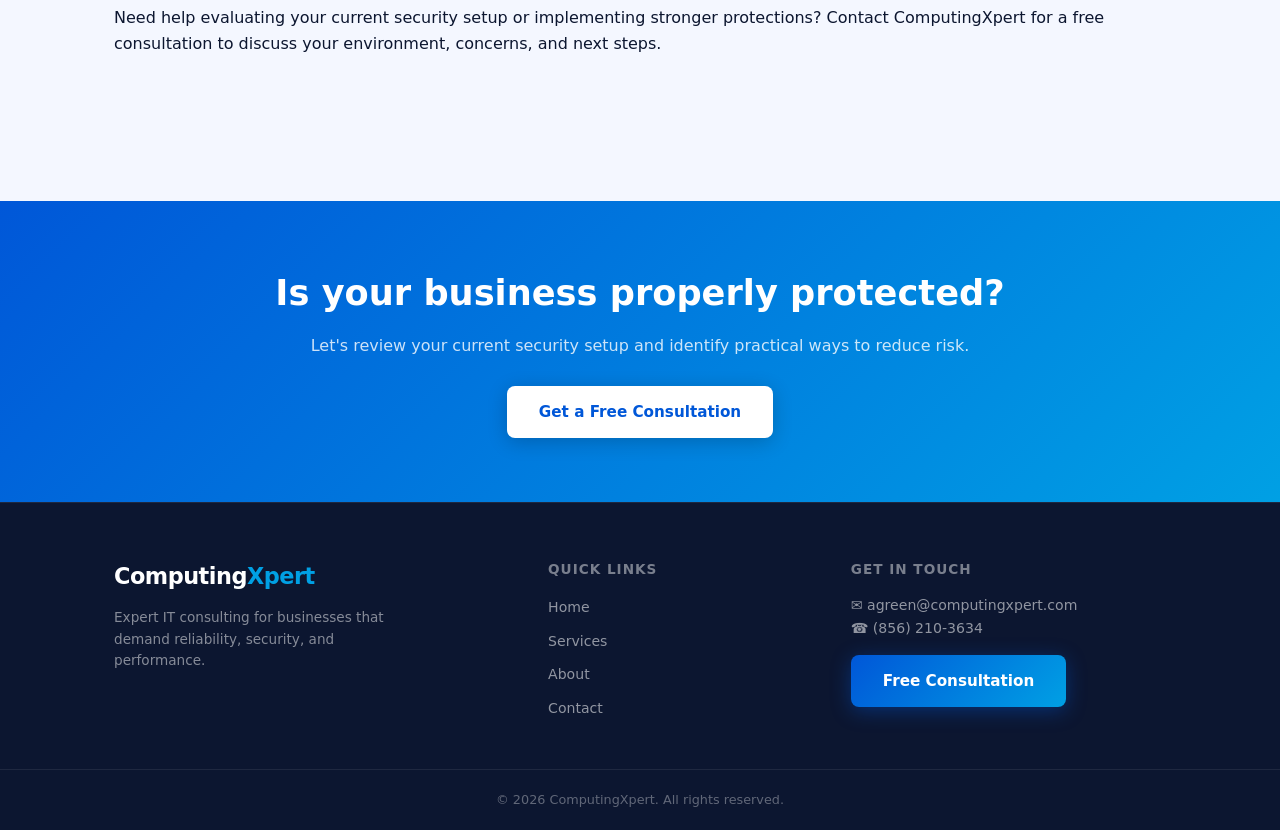
<file: cybersecurity-services.html>
<!DOCTYPE html>
<html lang="en">
<head>
  <meta charset="UTF-8" />
  <meta name="viewport" content="width=device-width, initial-scale=1.0" />
  <title>Cybersecurity Services South Jersey | ComputingXpert</title>
  <meta name="description" content="Cybersecurity services for small and mid-size businesses in South Jersey and Philadelphia, including MFA, email security, EDR, vulnerability assessments, security awareness and backup planning." />
  <link rel="canonical" href="https://computingxpert.com/cybersecurity-services.html" />
  <meta property="og:title" content="Cybersecurity Services South Jersey | ComputingXpert" />
  <meta property="og:description" content="Practical cybersecurity services for businesses in South Jersey and Philadelphia." />
  <meta property="og:url" content="https://computingxpert.com/cybersecurity-services.html" />
  <meta property="og:type" content="website" />
  <link rel="stylesheet" href="style.css" />
</head>
<body>
  <!-- NAV -->
  <nav class="page-nav">
    <div class="nav-inner">
      <a href="index.html" class="logo-link"><img src="logo.png" alt="ComputingXpert" class="nav-logo"></a>
      <ul class="nav-links">
        <li><a href="index.html">Home</a></li>
        <li><a href="services.html" class="active">Services</a></li>
        <li><a href="about.html">About</a></li>
        <li><a href="contact.html">Contact</a></li>
      </ul>
      <a href="contact.html" class="btn-nav">Get a Free Consultation</a>
      <button class="hamburger" onclick="toggleMenu()">&#9776;</button>
    </div>
    <ul class="mobile-menu" id="mobileMenu">
      <li><a href="index.html">Home</a></li>
      <li><a href="services.html">Services</a></li>
      <li><a href="about.html">About</a></li>
      <li><a href="contact.html">Contact</a></li>
    </ul>
  </nav>


  <!-- PAGE HERO -->
  <section class="page-hero page-top-pad">
    <h1>Business <span class="accent">Cybersecurity Services</span></h1>
    <p>Practical security solutions designed to help small and mid-size businesses reduce risk and protect their users, devices, email, and data.</p>
  </section>

  <section class="section">
    <div class="container">
      <div class="service-block">
        <div class="service-header">
          <div class="svc-icon">&#128274;</div>
          <div>
            <h2>Protect Your Business Before an Incident</h2>
            <p>Layered cybersecurity controls tailored to your environment and business needs.</p>
          </div>
        </div>
        <p>ComputingXpert helps businesses strengthen their security posture without unnecessary complexity. We focus on practical protections that address common business risks, including compromised accounts, phishing, malicious software, vulnerable devices, data loss, and weak security configurations.</p>
      </div>

      <div class="service-block">
        <div class="service-header">
          <div class="svc-icon">&#128737;</div>
          <div>
            <h2>Cybersecurity Services</h2>
            <p>Security controls and guidance for the technology your business relies on every day.</p>
          </div>
        </div>
        <div class="service-items">
          <div class="service-item">Multi-factor authentication (MFA)</div>
          <div class="service-item">Email security &amp; spam filtering</div>
          <div class="service-item">Endpoint detection &amp; response (EDR)</div>
          <div class="service-item">Vulnerability assessments</div>
          <div class="service-item">Security awareness training</div>
          <div class="service-item">Phishing simulation &amp; testing</div>
          <div class="service-item">Security policy implementation</div>
          <div class="service-item">Microsoft 365 security configuration</div>
          <div class="service-item">Account &amp; access security</div>
          <div class="service-item">Firewall security configuration</div>
          <div class="service-item">Backup &amp; disaster recovery planning</div>
          <div class="service-item">Security best-practice reviews</div>
        </div>
      </div>

      <div class="service-block">
        <div class="service-header">
          <div class="svc-icon">&#128100;</div>
          <div>
            <h2>Security for Small &amp; Mid-Size Businesses</h2>
            <p>Improve protection without needing a full internal cybersecurity team.</p>
          </div>
        </div>
        <p>We help identify gaps, prioritize improvements, and implement security measures that make sense for your organization. From securing Microsoft 365 accounts with MFA to improving endpoint, email, firewall, and backup protections, ComputingXpert can help build a stronger security foundation.</p>
      </div>

      <div class="service-block">
        <div class="service-header">
          <div class="svc-icon">&#128205;</div>
          <div>
            <h2>Serving South Jersey &amp; Philadelphia</h2>
            <p>Cybersecurity and IT support for businesses throughout the South Jersey and Philadelphia area.</p>
          </div>
        </div>
        <p>Need help evaluating your current security setup or implementing stronger protections? Contact ComputingXpert for a free consultation to discuss your environment, concerns, and next steps.</p>
      </div>
    </div>
  </section>

  <section class="cta-banner">
    <div class="container">
      <h2>Is your business properly protected?</h2>
      <p>Let's review your current security setup and identify practical ways to reduce risk.</p>
      <a href="contact.html" class="btn-primary">Get a Free Consultation</a>
    </div>
  </section>

  <!-- FOOTER -->
  <footer>
    <div class="container footer-inner">
      <div class="footer-brand">
        <span class="footer-logo-text">Computing<span>Xpert</span></span>
        <p>Expert IT consulting for businesses that demand reliability, security, and performance.</p>
      </div>
      <div class="footer-links">
        <h4>Quick Links</h4>
        <ul>
          <li><a href="index.html">Home</a></li>
          <li><a href="services.html">Services</a></li>
          <li><a href="about.html">About</a></li>
          <li><a href="contact.html">Contact</a></li>
        </ul>
      </div>
      <div class="footer-contact">
        <h4>Get in Touch</h4>
        <p>&#9993; <a href="mailto:agreen@computingxpert.com">agreen@computingxpert.com</a></p>
        <p>&#9742; <a href="tel:+18562103634">(856) 210-3634</a></p>
        <a href="contact.html" class="btn-primary" style="margin-top:1rem;display:inline-block;">Free Consultation</a>
      </div>
    </div>
    <div class="footer-bottom">
      <p>&copy; 2026 ComputingXpert. All rights reserved.</p>
    </div>
  </footer>

  <script>
    function toggleMenu() {
      document.getElementById('mobileMenu').classList.toggle('open');
    }
  </script>
</body>
</html>
</file>
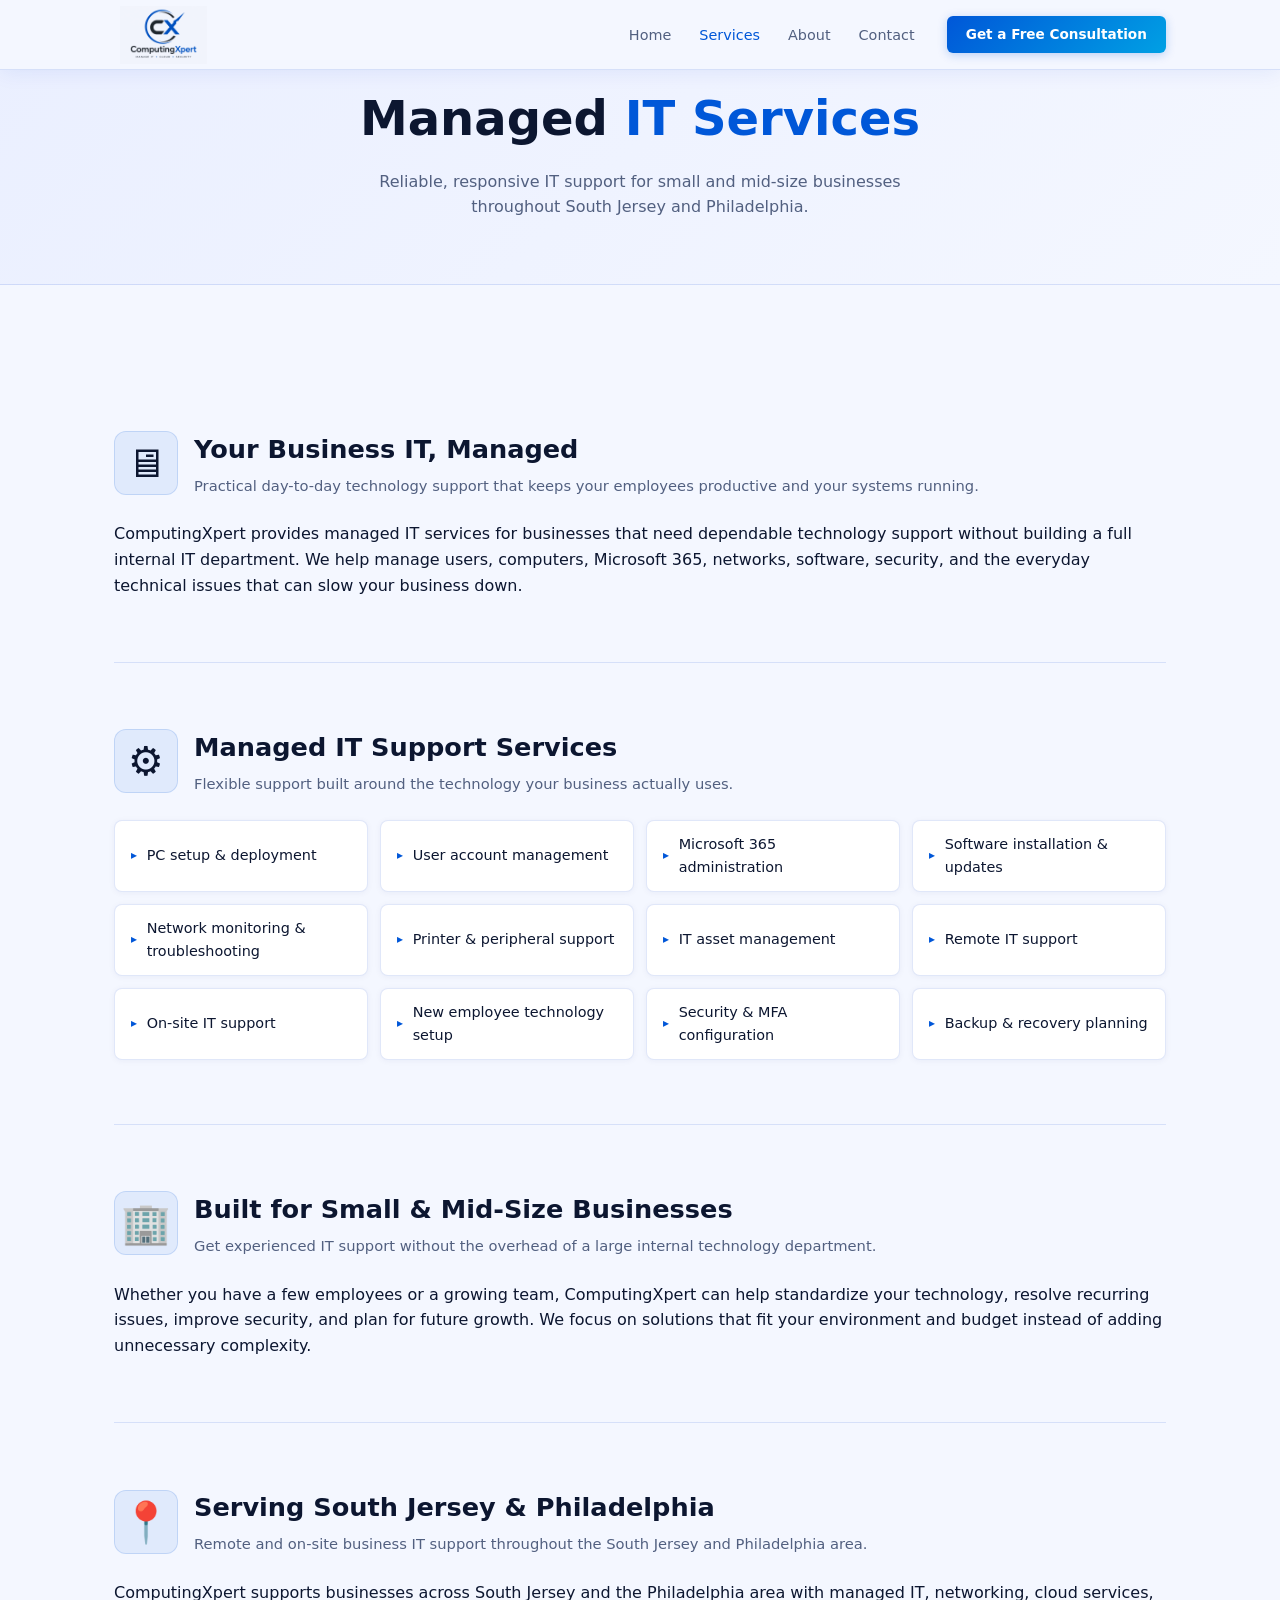
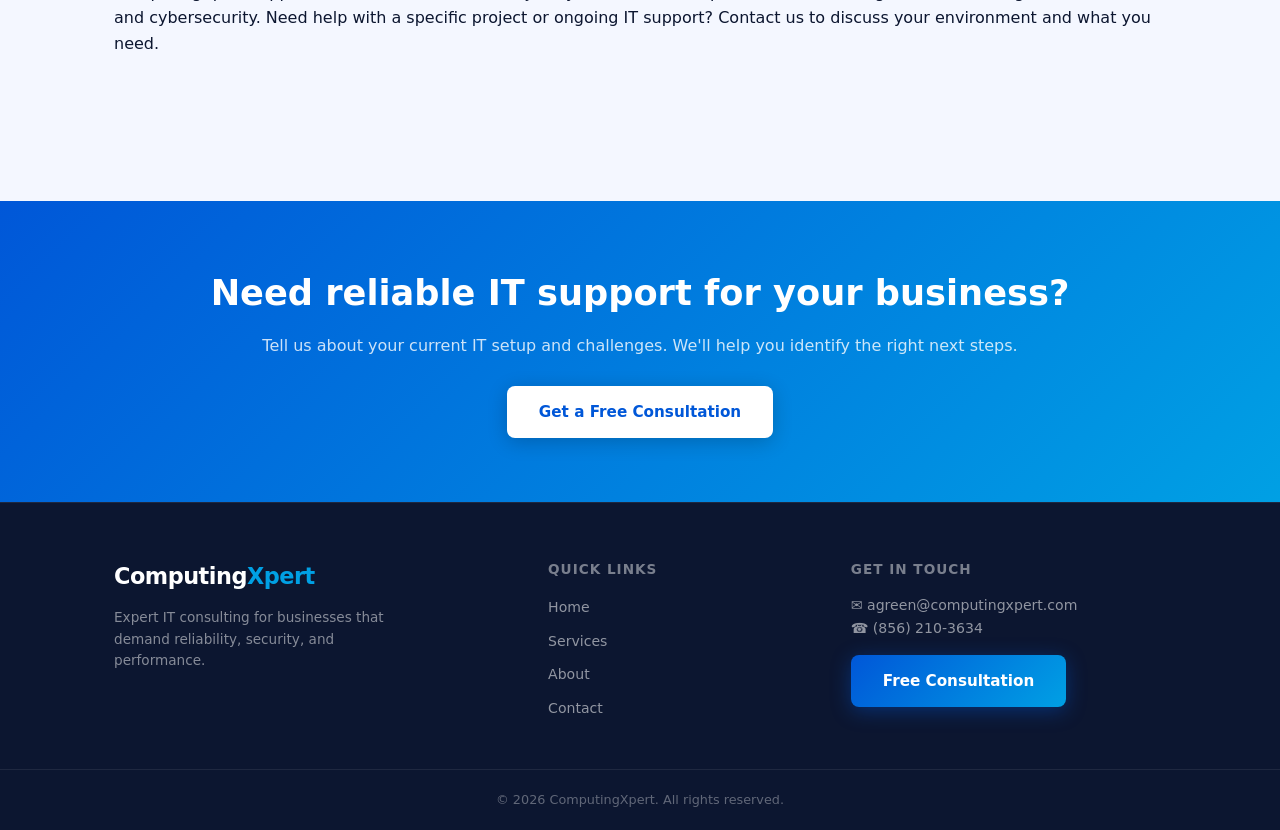
<file: managed-it-services.html>
<!DOCTYPE html>
<html lang="en">
<head>
  <meta charset="UTF-8" />
  <meta name="viewport" content="width=device-width, initial-scale=1.0" />
  <title>Managed IT Services South Jersey | ComputingXpert</title>
  <meta name="description" content="Managed IT services and business IT support for small and mid-size businesses in South Jersey and Philadelphia. Get help with Microsoft 365, users, devices, networks, security and ongoing IT administration." />
  <link rel="canonical" href="https://computingxpert.com/managed-it-services.html" />
  <meta property="og:title" content="Managed IT Services South Jersey | ComputingXpert" />
  <meta property="og:description" content="Reliable managed IT support for small and mid-size businesses in South Jersey and Philadelphia." />
  <meta property="og:url" content="https://computingxpert.com/managed-it-services.html" />
  <meta property="og:type" content="website" />
  <link rel="stylesheet" href="style.css" />
</head>
<body>
  <!-- NAV -->
  <nav class="page-nav">
    <div class="nav-inner">
      <a href="index.html" class="logo-link"><img src="logo.png" alt="ComputingXpert" class="nav-logo"></a>
      <ul class="nav-links">
        <li><a href="index.html">Home</a></li>
        <li><a href="services.html" class="active">Services</a></li>
        <li><a href="about.html">About</a></li>
        <li><a href="contact.html">Contact</a></li>
      </ul>
      <a href="contact.html" class="btn-nav">Get a Free Consultation</a>
      <button class="hamburger" onclick="toggleMenu()">&#9776;</button>
    </div>
    <ul class="mobile-menu" id="mobileMenu">
      <li><a href="index.html">Home</a></li>
      <li><a href="services.html">Services</a></li>
      <li><a href="about.html">About</a></li>
      <li><a href="contact.html">Contact</a></li>
    </ul>
  </nav>


  <!-- PAGE HERO -->
  <section class="page-hero page-top-pad">
    <h1>Managed <span class="accent">IT Services</span></h1>
    <p>Reliable, responsive IT support for small and mid-size businesses throughout South Jersey and Philadelphia.</p>
  </section>

  <!-- MANAGED IT CONTENT -->
  <section class="section">
    <div class="container">

      <div class="service-block">
        <div class="service-header">
          <div class="svc-icon">&#128421;</div>
          <div>
            <h2>Your Business IT, Managed</h2>
            <p>Practical day-to-day technology support that keeps your employees productive and your systems running.</p>
          </div>
        </div>
        <p>ComputingXpert provides managed IT services for businesses that need dependable technology support without building a full internal IT department. We help manage users, computers, Microsoft 365, networks, software, security, and the everyday technical issues that can slow your business down.</p>
      </div>

      <div class="service-block">
        <div class="service-header">
          <div class="svc-icon">&#9881;</div>
          <div>
            <h2>Managed IT Support Services</h2>
            <p>Flexible support built around the technology your business actually uses.</p>
          </div>
        </div>
        <div class="service-items">
          <div class="service-item">PC setup &amp; deployment</div>
          <div class="service-item">User account management</div>
          <div class="service-item">Microsoft 365 administration</div>
          <div class="service-item">Software installation &amp; updates</div>
          <div class="service-item">Network monitoring &amp; troubleshooting</div>
          <div class="service-item">Printer &amp; peripheral support</div>
          <div class="service-item">IT asset management</div>
          <div class="service-item">Remote IT support</div>
          <div class="service-item">On-site IT support</div>
          <div class="service-item">New employee technology setup</div>
          <div class="service-item">Security &amp; MFA configuration</div>
          <div class="service-item">Backup &amp; recovery planning</div>
        </div>
      </div>

      <div class="service-block">
        <div class="service-header">
          <div class="svc-icon">&#127970;</div>
          <div>
            <h2>Built for Small &amp; Mid-Size Businesses</h2>
            <p>Get experienced IT support without the overhead of a large internal technology department.</p>
          </div>
        </div>
        <p>Whether you have a few employees or a growing team, ComputingXpert can help standardize your technology, resolve recurring issues, improve security, and plan for future growth. We focus on solutions that fit your environment and budget instead of adding unnecessary complexity.</p>
      </div>

      <div class="service-block">
        <div class="service-header">
          <div class="svc-icon">&#128205;</div>
          <div>
            <h2>Serving South Jersey &amp; Philadelphia</h2>
            <p>Remote and on-site business IT support throughout the South Jersey and Philadelphia area.</p>
          </div>
        </div>
        <p>ComputingXpert supports businesses across South Jersey and the Philadelphia area with managed IT, networking, cloud services, and cybersecurity. Need help with a specific project or ongoing IT support? Contact us to discuss your environment and what you need.</p>
      </div>

    </div>
  </section>

  <!-- CTA -->
  <section class="cta-banner">
    <div class="container">
      <h2>Need reliable IT support for your business?</h2>
      <p>Tell us about your current IT setup and challenges. We'll help you identify the right next steps.</p>
      <a href="contact.html" class="btn-primary">Get a Free Consultation</a>
    </div>
  </section>

  <!-- FOOTER -->
  <footer>
    <div class="container footer-inner">
      <div class="footer-brand">
        <span class="footer-logo-text">Computing<span>Xpert</span></span>
        <p>Expert IT consulting for businesses that demand reliability, security, and performance.</p>
      </div>
      <div class="footer-links">
        <h4>Quick Links</h4>
        <ul>
          <li><a href="index.html">Home</a></li>
          <li><a href="services.html">Services</a></li>
          <li><a href="about.html">About</a></li>
          <li><a href="contact.html">Contact</a></li>
        </ul>
      </div>
      <div class="footer-contact">
        <h4>Get in Touch</h4>
        <p>&#9993; <a href="mailto:agreen@computingxpert.com">agreen@computingxpert.com</a></p>
        <p>&#9742; <a href="tel:+18562103634">(856) 210-3634</a></p>
        <a href="contact.html" class="btn-primary" style="margin-top:1rem;display:inline-block;">Free Consultation</a>
      </div>
    </div>
    <div class="footer-bottom">
      <p>&copy; 2026 ComputingXpert. All rights reserved.</p>
    </div>
  </footer>

  <script>
    function toggleMenu() {
      document.getElementById('mobileMenu').classList.toggle('open');
    }
  </script>
</body>
</html>
</file>
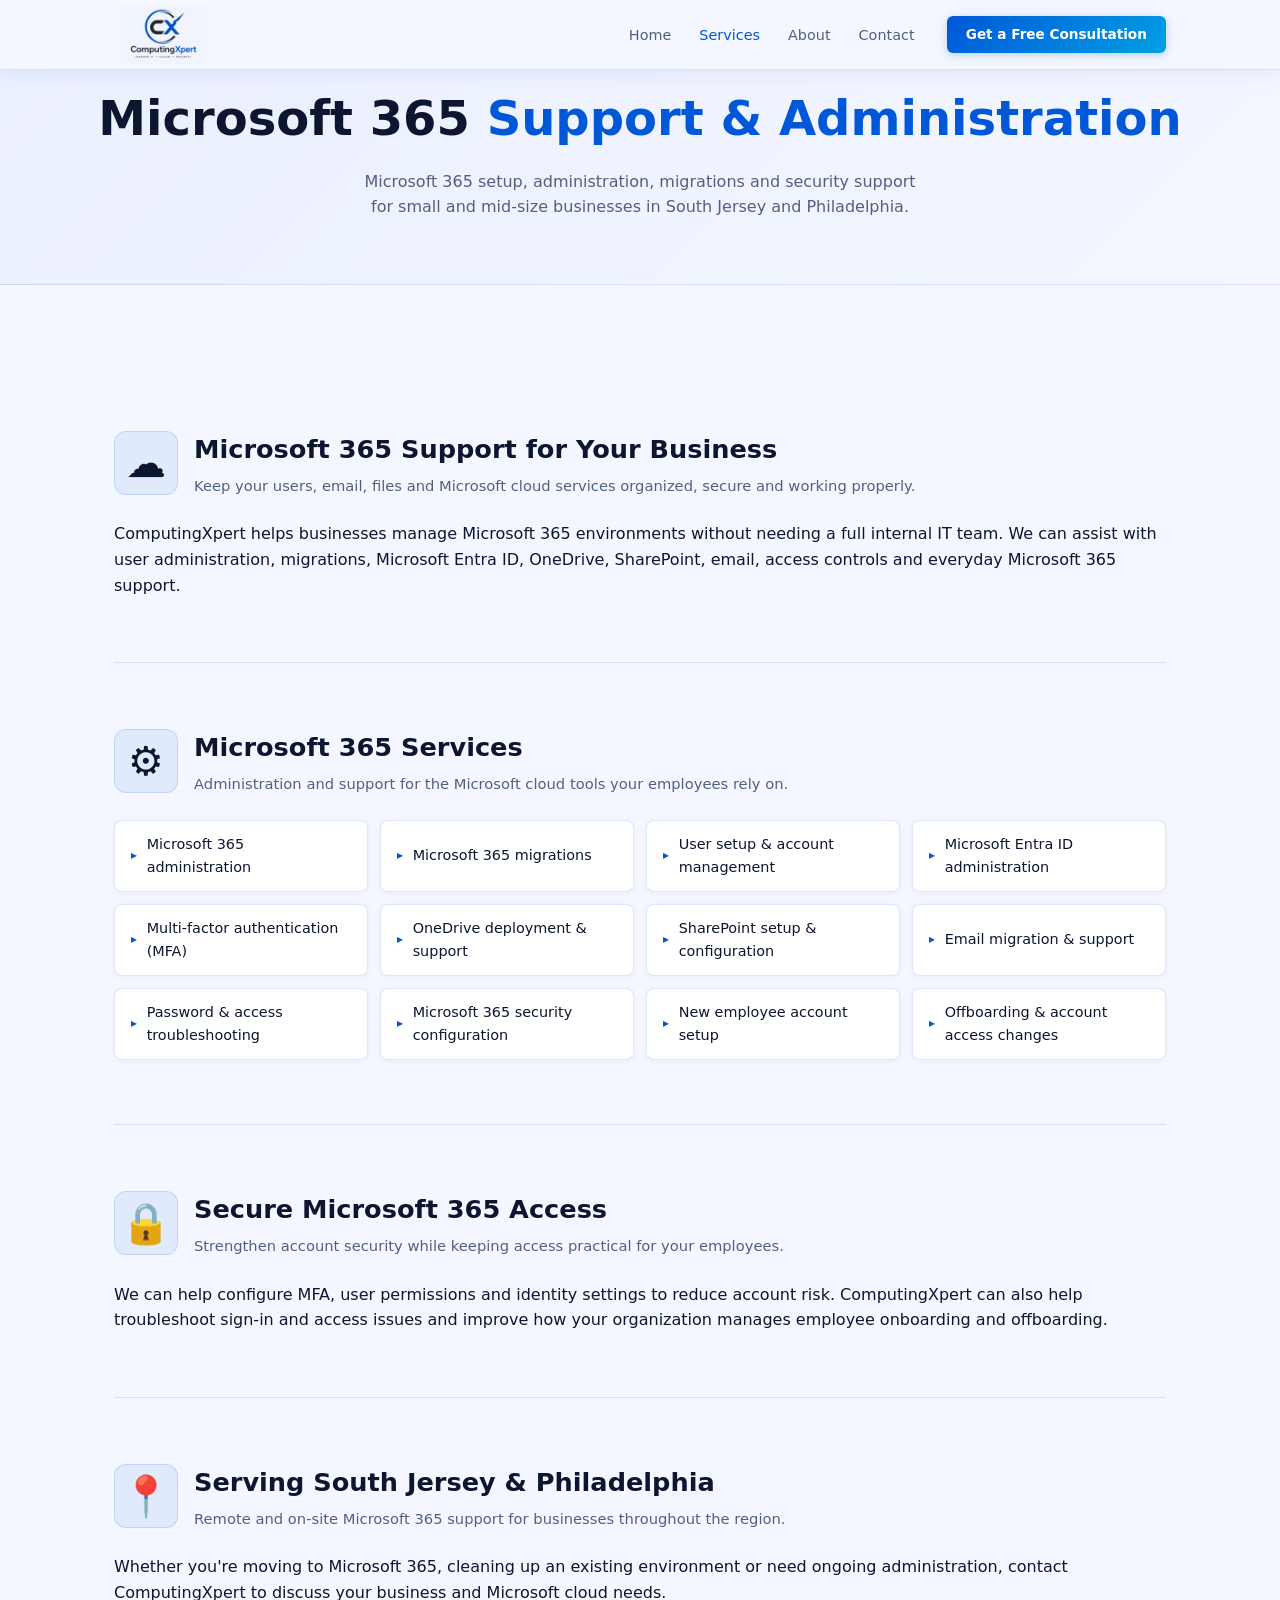
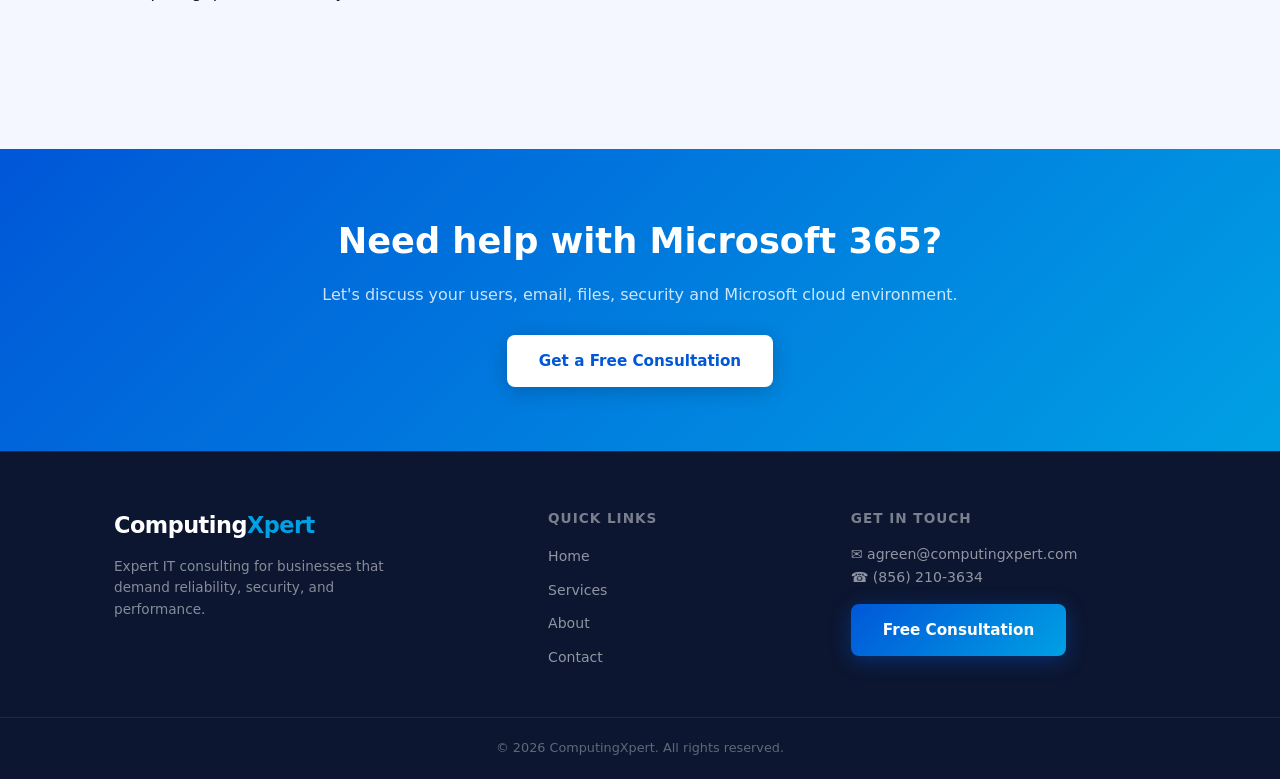
<file: microsoft-365-support.html>
<!DOCTYPE html>
<html lang="en">
<head>
  <meta charset="UTF-8" />
  <meta name="viewport" content="width=device-width, initial-scale=1.0" />
  <title>Microsoft 365 Support South Jersey | ComputingXpert</title>
  <meta name="description" content="Microsoft 365 support for businesses in South Jersey and Philadelphia, including administration, migrations, user setup, Entra ID, OneDrive, SharePoint, email and MFA." />
  <link rel="canonical" href="https://computingxpert.com/microsoft-365-support.html" />
  <meta property="og:title" content="Microsoft 365 Support South Jersey | ComputingXpert" />
  <meta property="og:description" content="Microsoft 365 administration, migrations and business support for South Jersey and Philadelphia." />
  <meta property="og:url" content="https://computingxpert.com/microsoft-365-support.html" />
  <meta property="og:type" content="website" />
  <link rel="stylesheet" href="style.css" />
</head>
<body>
  <!-- NAV -->
  <nav class="page-nav">
    <div class="nav-inner">
      <a href="index.html" class="logo-link"><img src="logo.png" alt="ComputingXpert" class="nav-logo"></a>
      <ul class="nav-links">
        <li><a href="index.html">Home</a></li>
        <li><a href="services.html" class="active">Services</a></li>
        <li><a href="about.html">About</a></li>
        <li><a href="contact.html">Contact</a></li>
      </ul>
      <a href="contact.html" class="btn-nav">Get a Free Consultation</a>
      <button class="hamburger" onclick="toggleMenu()">&#9776;</button>
    </div>
    <ul class="mobile-menu" id="mobileMenu">
      <li><a href="index.html">Home</a></li>
      <li><a href="services.html">Services</a></li>
      <li><a href="about.html">About</a></li>
      <li><a href="contact.html">Contact</a></li>
    </ul>
  </nav>


  <section class="page-hero page-top-pad">
    <h1>Microsoft 365 <span class="accent">Support &amp; Administration</span></h1>
    <p>Microsoft 365 setup, administration, migrations and security support for small and mid-size businesses in South Jersey and Philadelphia.</p>
  </section>

  <section class="section">
    <div class="container">
      <div class="service-block">
        <div class="service-header">
          <div class="svc-icon">&#9729;</div>
          <div>
            <h2>Microsoft 365 Support for Your Business</h2>
            <p>Keep your users, email, files and Microsoft cloud services organized, secure and working properly.</p>
          </div>
        </div>
        <p>ComputingXpert helps businesses manage Microsoft 365 environments without needing a full internal IT team. We can assist with user administration, migrations, Microsoft Entra ID, OneDrive, SharePoint, email, access controls and everyday Microsoft 365 support.</p>
      </div>

      <div class="service-block">
        <div class="service-header">
          <div class="svc-icon">&#9881;</div>
          <div>
            <h2>Microsoft 365 Services</h2>
            <p>Administration and support for the Microsoft cloud tools your employees rely on.</p>
          </div>
        </div>
        <div class="service-items">
          <div class="service-item">Microsoft 365 administration</div>
          <div class="service-item">Microsoft 365 migrations</div>
          <div class="service-item">User setup &amp; account management</div>
          <div class="service-item">Microsoft Entra ID administration</div>
          <div class="service-item">Multi-factor authentication (MFA)</div>
          <div class="service-item">OneDrive deployment &amp; support</div>
          <div class="service-item">SharePoint setup &amp; configuration</div>
          <div class="service-item">Email migration &amp; support</div>
          <div class="service-item">Password &amp; access troubleshooting</div>
          <div class="service-item">Microsoft 365 security configuration</div>
          <div class="service-item">New employee account setup</div>
          <div class="service-item">Offboarding &amp; account access changes</div>
        </div>
      </div>

      <div class="service-block">
        <div class="service-header">
          <div class="svc-icon">&#128274;</div>
          <div>
            <h2>Secure Microsoft 365 Access</h2>
            <p>Strengthen account security while keeping access practical for your employees.</p>
          </div>
        </div>
        <p>We can help configure MFA, user permissions and identity settings to reduce account risk. ComputingXpert can also help troubleshoot sign-in and access issues and improve how your organization manages employee onboarding and offboarding.</p>
      </div>

      <div class="service-block">
        <div class="service-header">
          <div class="svc-icon">&#128205;</div>
          <div>
            <h2>Serving South Jersey &amp; Philadelphia</h2>
            <p>Remote and on-site Microsoft 365 support for businesses throughout the region.</p>
          </div>
        </div>
        <p>Whether you're moving to Microsoft 365, cleaning up an existing environment or need ongoing administration, contact ComputingXpert to discuss your business and Microsoft cloud needs.</p>
      </div>
    </div>
  </section>

  <section class="cta-banner">
    <div class="container">
      <h2>Need help with Microsoft 365?</h2>
      <p>Let's discuss your users, email, files, security and Microsoft cloud environment.</p>
      <a href="contact.html" class="btn-primary">Get a Free Consultation</a>
    </div>
  </section>

  <!-- FOOTER -->
  <footer>
    <div class="container footer-inner">
      <div class="footer-brand">
        <span class="footer-logo-text">Computing<span>Xpert</span></span>
        <p>Expert IT consulting for businesses that demand reliability, security, and performance.</p>
      </div>
      <div class="footer-links">
        <h4>Quick Links</h4>
        <ul>
          <li><a href="index.html">Home</a></li>
          <li><a href="services.html">Services</a></li>
          <li><a href="about.html">About</a></li>
          <li><a href="contact.html">Contact</a></li>
        </ul>
      </div>
      <div class="footer-contact">
        <h4>Get in Touch</h4>
        <p>&#9993; <a href="mailto:agreen@computingxpert.com">agreen@computingxpert.com</a></p>
        <p>&#9742; <a href="tel:+18562103634">(856) 210-3634</a></p>
        <a href="contact.html" class="btn-primary" style="margin-top:1rem;display:inline-block;">Free Consultation</a>
      </div>
    </div>
    <div class="footer-bottom">
      <p>&copy; 2026 ComputingXpert. All rights reserved.</p>
    </div>
  </footer>

  <script>
    function toggleMenu() {
      document.getElementById('mobileMenu').classList.toggle('open');
    }
  </script>
</body>
</html>
</file>
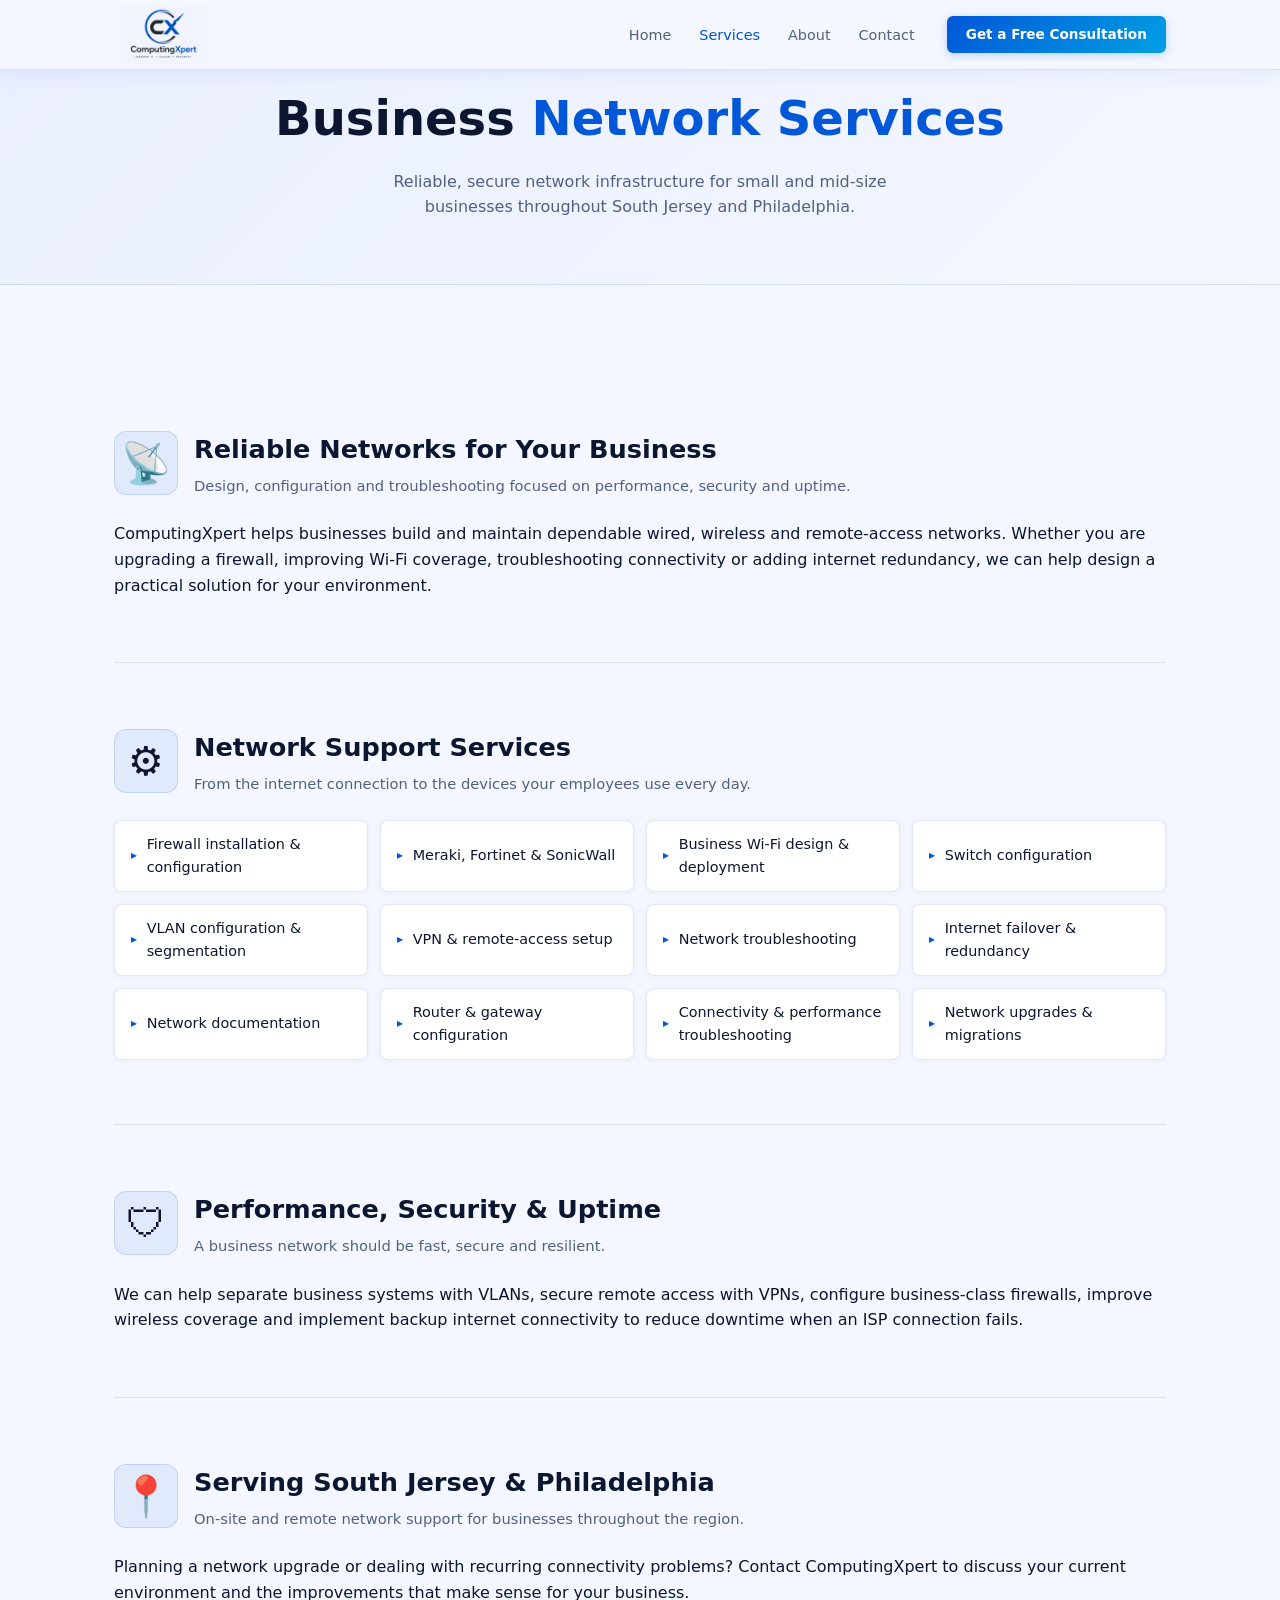
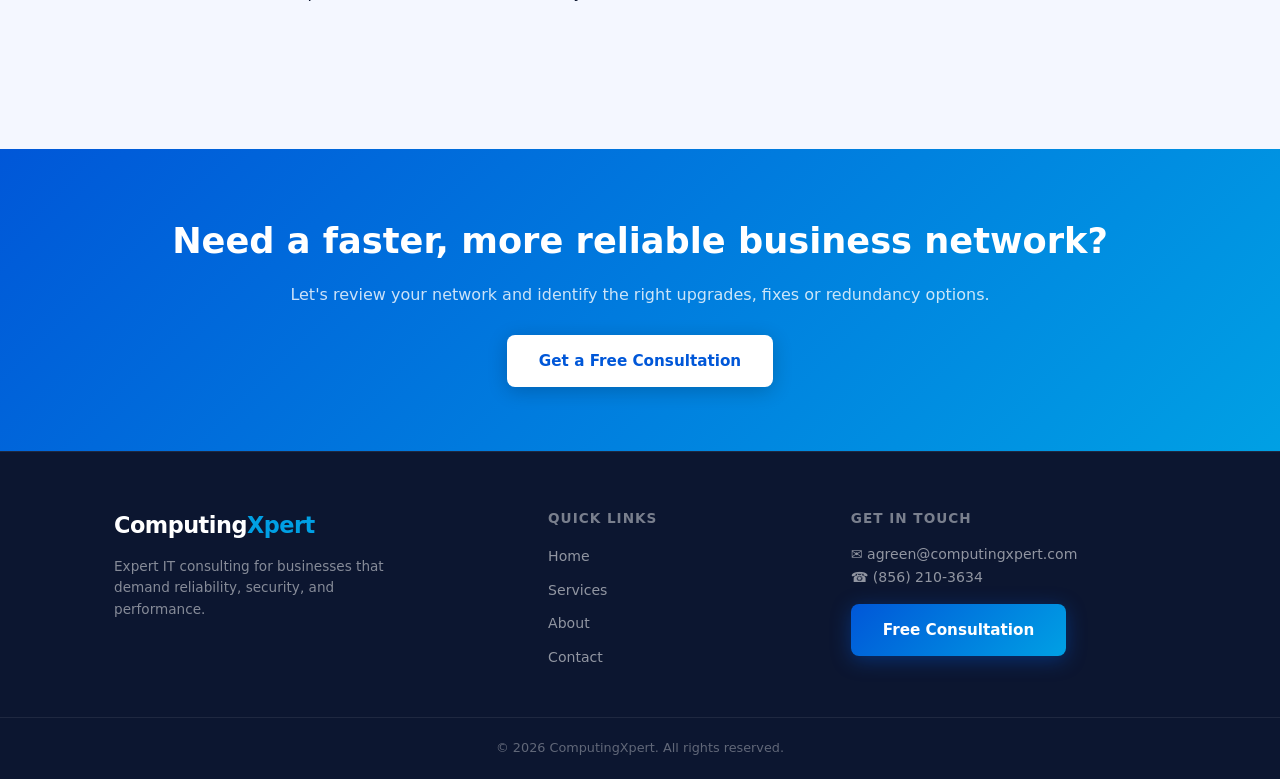
<file: network-services.html>
<!DOCTYPE html>
<html lang="en">
<head>
  <meta charset="UTF-8" />
  <meta name="viewport" content="width=device-width, initial-scale=1.0" />
  <title>Network Services South Jersey | ComputingXpert</title>
  <meta name="description" content="Business network services in South Jersey and Philadelphia, including firewall configuration, Wi-Fi, switches, VLANs, VPNs, troubleshooting, internet failover and network documentation." />
  <link rel="canonical" href="https://computingxpert.com/network-services.html" />
  <meta property="og:title" content="Network Services South Jersey | ComputingXpert" />
  <meta property="og:description" content="Reliable business network design, troubleshooting and support for South Jersey and Philadelphia businesses." />
  <meta property="og:url" content="https://computingxpert.com/network-services.html" />
  <meta property="og:type" content="website" />
  <link rel="stylesheet" href="style.css" />
</head>
<body>
  <!-- NAV -->
  <nav class="page-nav">
    <div class="nav-inner">
      <a href="index.html" class="logo-link"><img src="logo.png" alt="ComputingXpert" class="nav-logo"></a>
      <ul class="nav-links">
        <li><a href="index.html">Home</a></li>
        <li><a href="services.html" class="active">Services</a></li>
        <li><a href="about.html">About</a></li>
        <li><a href="contact.html">Contact</a></li>
      </ul>
      <a href="contact.html" class="btn-nav">Get a Free Consultation</a>
      <button class="hamburger" onclick="toggleMenu()">&#9776;</button>
    </div>
    <ul class="mobile-menu" id="mobileMenu">
      <li><a href="index.html">Home</a></li>
      <li><a href="services.html">Services</a></li>
      <li><a href="about.html">About</a></li>
      <li><a href="contact.html">Contact</a></li>
    </ul>
  </nav>


  <section class="page-hero page-top-pad">
    <h1>Business <span class="accent">Network Services</span></h1>
    <p>Reliable, secure network infrastructure for small and mid-size businesses throughout South Jersey and Philadelphia.</p>
  </section>

  <section class="section">
    <div class="container">
      <div class="service-block">
        <div class="service-header">
          <div class="svc-icon">&#128225;</div>
          <div>
            <h2>Reliable Networks for Your Business</h2>
            <p>Design, configuration and troubleshooting focused on performance, security and uptime.</p>
          </div>
        </div>
        <p>ComputingXpert helps businesses build and maintain dependable wired, wireless and remote-access networks. Whether you are upgrading a firewall, improving Wi-Fi coverage, troubleshooting connectivity or adding internet redundancy, we can help design a practical solution for your environment.</p>
      </div>

      <div class="service-block">
        <div class="service-header">
          <div class="svc-icon">&#9881;</div>
          <div>
            <h2>Network Support Services</h2>
            <p>From the internet connection to the devices your employees use every day.</p>
          </div>
        </div>
        <div class="service-items">
          <div class="service-item">Firewall installation &amp; configuration</div>
          <div class="service-item">Meraki, Fortinet &amp; SonicWall</div>
          <div class="service-item">Business Wi-Fi design &amp; deployment</div>
          <div class="service-item">Switch configuration</div>
          <div class="service-item">VLAN configuration &amp; segmentation</div>
          <div class="service-item">VPN &amp; remote-access setup</div>
          <div class="service-item">Network troubleshooting</div>
          <div class="service-item">Internet failover &amp; redundancy</div>
          <div class="service-item">Network documentation</div>
          <div class="service-item">Router &amp; gateway configuration</div>
          <div class="service-item">Connectivity &amp; performance troubleshooting</div>
          <div class="service-item">Network upgrades &amp; migrations</div>
        </div>
      </div>

      <div class="service-block">
        <div class="service-header">
          <div class="svc-icon">&#128737;</div>
          <div>
            <h2>Performance, Security &amp; Uptime</h2>
            <p>A business network should be fast, secure and resilient.</p>
          </div>
        </div>
        <p>We can help separate business systems with VLANs, secure remote access with VPNs, configure business-class firewalls, improve wireless coverage and implement backup internet connectivity to reduce downtime when an ISP connection fails.</p>
      </div>

      <div class="service-block">
        <div class="service-header">
          <div class="svc-icon">&#128205;</div>
          <div>
            <h2>Serving South Jersey &amp; Philadelphia</h2>
            <p>On-site and remote network support for businesses throughout the region.</p>
          </div>
        </div>
        <p>Planning a network upgrade or dealing with recurring connectivity problems? Contact ComputingXpert to discuss your current environment and the improvements that make sense for your business.</p>
      </div>
    </div>
  </section>

  <section class="cta-banner">
    <div class="container">
      <h2>Need a faster, more reliable business network?</h2>
      <p>Let's review your network and identify the right upgrades, fixes or redundancy options.</p>
      <a href="contact.html" class="btn-primary">Get a Free Consultation</a>
    </div>
  </section>

  <!-- FOOTER -->
  <footer>
    <div class="container footer-inner">
      <div class="footer-brand">
        <span class="footer-logo-text">Computing<span>Xpert</span></span>
        <p>Expert IT consulting for businesses that demand reliability, security, and performance.</p>
      </div>
      <div class="footer-links">
        <h4>Quick Links</h4>
        <ul>
          <li><a href="index.html">Home</a></li>
          <li><a href="services.html">Services</a></li>
          <li><a href="about.html">About</a></li>
          <li><a href="contact.html">Contact</a></li>
        </ul>
      </div>
      <div class="footer-contact">
        <h4>Get in Touch</h4>
        <p>&#9993; <a href="mailto:agreen@computingxpert.com">agreen@computingxpert.com</a></p>
        <p>&#9742; <a href="tel:+18562103634">(856) 210-3634</a></p>
        <a href="contact.html" class="btn-primary" style="margin-top:1rem;display:inline-block;">Free Consultation</a>
      </div>
    </div>
    <div class="footer-bottom">
      <p>&copy; 2026 ComputingXpert. All rights reserved.</p>
    </div>
  </footer>

  <script>
    function toggleMenu() {
      document.getElementById('mobileMenu').classList.toggle('open');
    }
  </script>
</body>
</html>
</file>
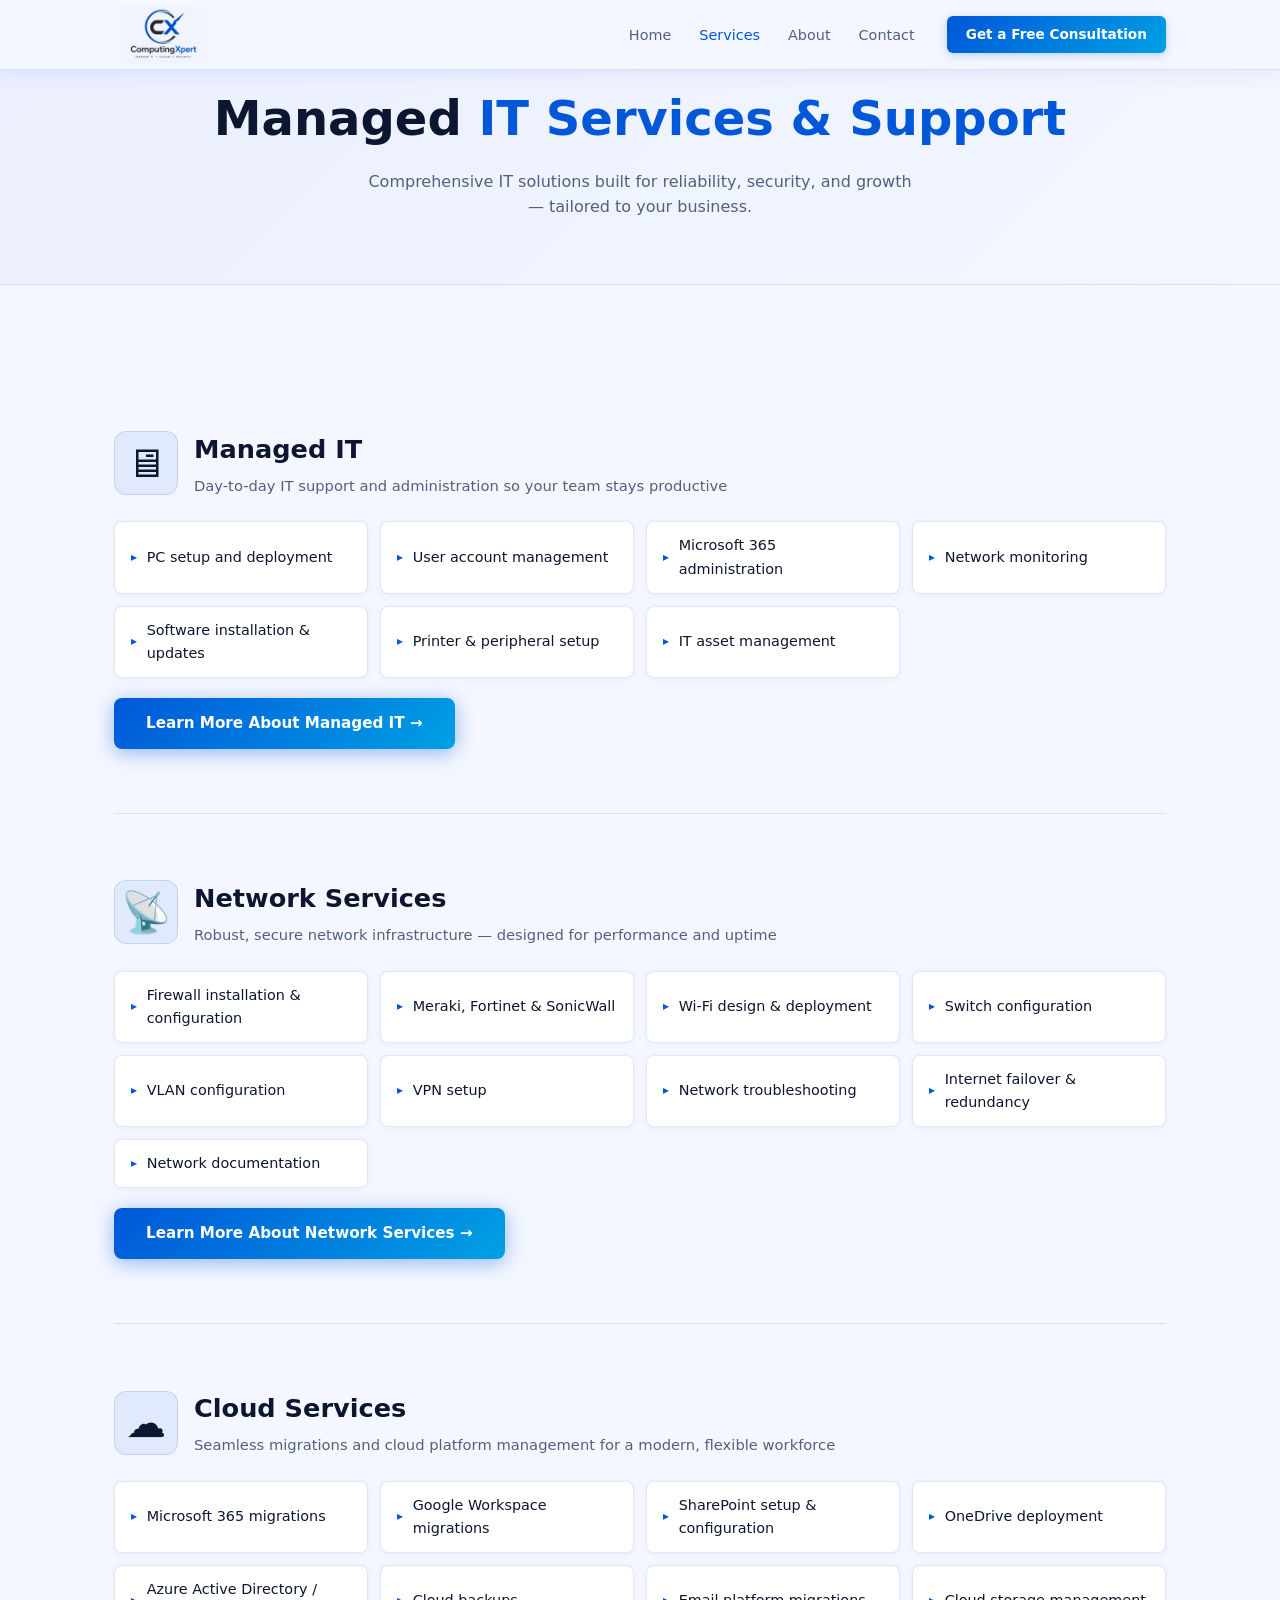
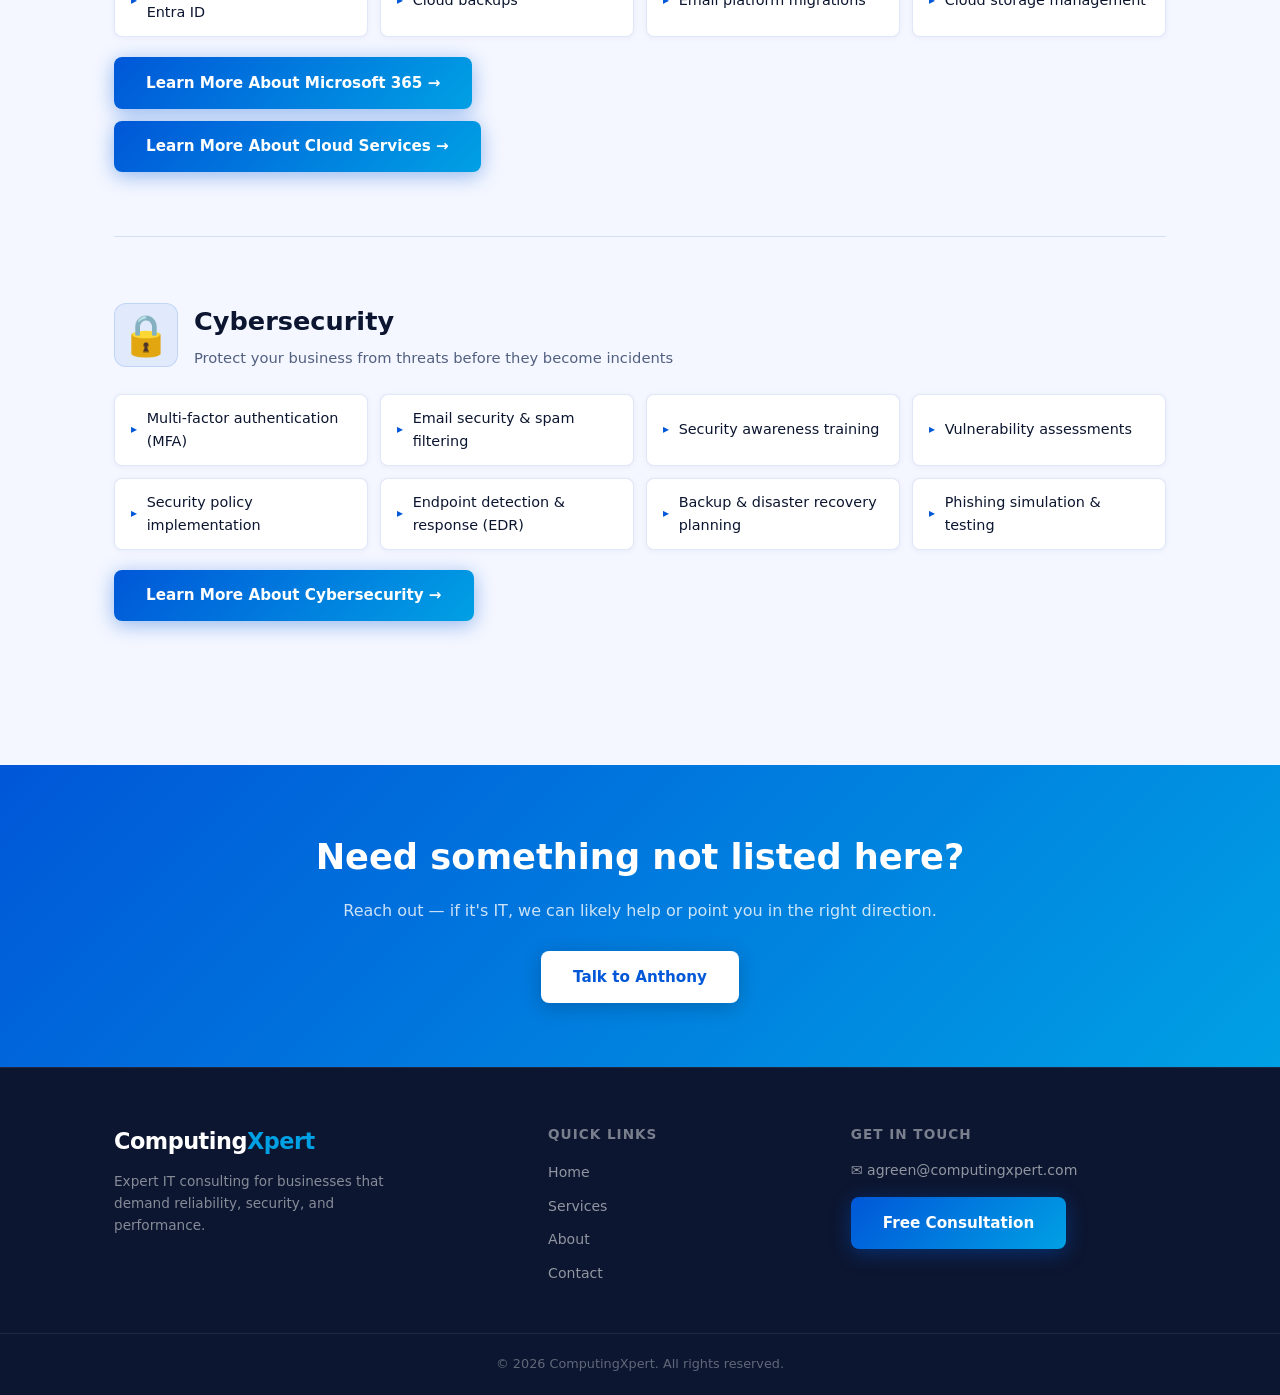
<file: services.html>
<!DOCTYPE html>
<html lang="en">
<head>
  <meta charset="UTF-8" />
  <meta name="viewport" content="width=device-width, initial-scale=1.0" />
  <title>Managed IT Services &amp; IT Support | ComputingXpert</title>
  <meta name="description" content="ComputingXpert provides managed IT services, network support, cybersecurity, cloud solutions and technical support for small and mid-size businesses in South Jersey and Philadelphia." />
  <link rel="stylesheet" href="style.css" />
</head>
<body>

  <!-- NAV -->
  <nav class="page-nav">
    <div class="nav-inner">
      <a href="index.html" class="logo-link"><img src="logo.png" alt="ComputingXpert" class="nav-logo"></a>
      <ul class="nav-links">
        <li><a href="index.html">Home</a></li>
        <li><a href="services.html" class="active">Services</a></li>
        <li><a href="about.html">About</a></li>
        <li><a href="contact.html">Contact</a></li>
      </ul>
      <a href="contact.html" class="btn-nav">Get a Free Consultation</a>
      <button class="hamburger" onclick="toggleMenu()">&#9776;</button>
    </div>
    <ul class="mobile-menu" id="mobileMenu">
      <li><a href="index.html">Home</a></li>
      <li><a href="services.html">Services</a></li>
      <li><a href="about.html">About</a></li>
      <li><a href="contact.html">Contact</a></li>
    </ul>
  </nav>

  <!-- PAGE HERO -->
  <section class="page-hero page-top-pad">
    <h1>Managed <span class="accent">IT Services &amp; Support</span></h1>
    <p>Comprehensive IT solutions built for reliability, security, and growth — tailored to your business.</p>
  </section>

  <!-- SERVICES -->
  <section class="section">
    <div class="container">

      <!-- Managed IT -->
      <div class="service-block" id="managed">
        <div class="service-header">
          <div class="svc-icon">&#128421;</div>
          <div>
            <h2>Managed IT</h2>
            <p>Day-to-day IT support and administration so your team stays productive</p>
          </div>
        </div>
        <div class="service-items">
          <div class="service-item">PC setup and deployment</div>
          <div class="service-item">User account management</div>
          <div class="service-item">Microsoft 365 administration</div>
          <div class="service-item">Network monitoring</div>
          <div class="service-item">Software installation &amp; updates</div>
          <div class="service-item">Printer &amp; peripheral setup</div>
          <div class="service-item">IT asset management</div>
        </div>
        <div style="margin-top: 1.25rem;">
          <a href="managed-it-services.html" class="btn-primary">Learn More About Managed IT &rarr;</a>
        </div>
      </div>

      <!-- Network Services -->
      <div class="service-block" id="network">
        <div class="service-header">
          <div class="svc-icon">&#128225;</div>
          <div>
            <h2>Network Services</h2>
            <p>Robust, secure network infrastructure — designed for performance and uptime</p>
          </div>
        </div>
        <div class="service-items">
          <div class="service-item">Firewall installation &amp; configuration</div>
          <div class="service-item">Meraki, Fortinet &amp; SonicWall</div>
          <div class="service-item">Wi-Fi design &amp; deployment</div>
          <div class="service-item">Switch configuration</div>
          <div class="service-item">VLAN configuration</div>
          <div class="service-item">VPN setup</div>
          <div class="service-item">Network troubleshooting</div>
          <div class="service-item">Internet failover &amp; redundancy</div>
          <div class="service-item">Network documentation</div>
        </div>
        <div style="margin-top: 1.25rem;">
          <a href="network-services.html" class="btn-primary">Learn More About Network Services &rarr;</a>
        </div>
      </div>

      <!-- Cloud Services -->
      <div class="service-block" id="cloud">
        <div class="service-header">
          <div class="svc-icon">&#9729;</div>
          <div>
            <h2>Cloud Services</h2>
            <p>Seamless migrations and cloud platform management for a modern, flexible workforce</p>
          </div>
        </div>
        <div class="service-items">
          <div class="service-item">Microsoft 365 migrations</div>
          <div class="service-item">Google Workspace migrations</div>
          <div class="service-item">SharePoint setup &amp; configuration</div>
          <div class="service-item">OneDrive deployment</div>
          <div class="service-item">Azure Active Directory / Entra ID</div>
          <div class="service-item">Cloud backups</div>
          <div class="service-item">Email platform migrations</div>
          <div class="service-item">Cloud storage management</div>
        </div>
        <div style="margin-top: 1.25rem;">
          <a href="microsoft-365-support.html" class="btn-primary">Learn More About Microsoft 365 &rarr;</a>
        </div>
        <div style="margin-top: 0.75rem;">
          <a href="cloud-services.html" class="btn-primary">Learn More About Cloud Services &rarr;</a>
        </div>
      </div>

      <!-- Cybersecurity -->
      <div class="service-block" id="cyber">
        <div class="service-header">
          <div class="svc-icon">&#128274;</div>
          <div>
            <h2>Cybersecurity</h2>
            <p>Protect your business from threats before they become incidents</p>
          </div>
        </div>
        <div class="service-items">
          <div class="service-item">Multi-factor authentication (MFA)</div>
          <div class="service-item">Email security &amp; spam filtering</div>
          <div class="service-item">Security awareness training</div>
          <div class="service-item">Vulnerability assessments</div>
          <div class="service-item">Security policy implementation</div>
          <div class="service-item">Endpoint detection &amp; response (EDR)</div>
          <div class="service-item">Backup &amp; disaster recovery planning</div>
          <div class="service-item">Phishing simulation &amp; testing</div>
        </div>
        <div style="margin-top: 1.25rem;">
          <a href="cybersecurity-services.html" class="btn-primary">Learn More About Cybersecurity &rarr;</a>
        </div>
      </div>

    </div>
  </section>

  <!-- CTA -->
  <section class="cta-banner">
    <div class="container">
      <h2>Need something not listed here?</h2>
      <p>Reach out — if it's IT, we can likely help or point you in the right direction.</p>
      <a href="contact.html" class="btn-primary">Talk to Anthony</a>
    </div>
  </section>

  <!-- FOOTER -->
  <footer>
    <div class="container footer-inner">
      <div class="footer-brand">
        <span class="footer-logo-text">Computing<span>Xpert</span></span>
        <p>Expert IT consulting for businesses that demand reliability, security, and performance.</p>
      </div>
      <div class="footer-links">
        <h4>Quick Links</h4>
        <ul>
          <li><a href="index.html">Home</a></li>
          <li><a href="services.html">Services</a></li>
          <li><a href="about.html">About</a></li>
          <li><a href="contact.html">Contact</a></li>
        </ul>
      </div>
      <div class="footer-contact">
        <h4>Get in Touch</h4>
        <p>&#9993; agreen@computingxpert.com</p>
        <a href="contact.html" class="btn-primary" style="margin-top:1rem;display:inline-block;">Free Consultation</a>
      </div>
    </div>
    <div class="footer-bottom">
      <p>&copy; 2026 ComputingXpert. All rights reserved.</p>
    </div>
  </footer>

  <script>
    function toggleMenu() {
      document.getElementById('mobileMenu').classList.toggle('open');
    }
  </script>
</body>
</html>
</file>
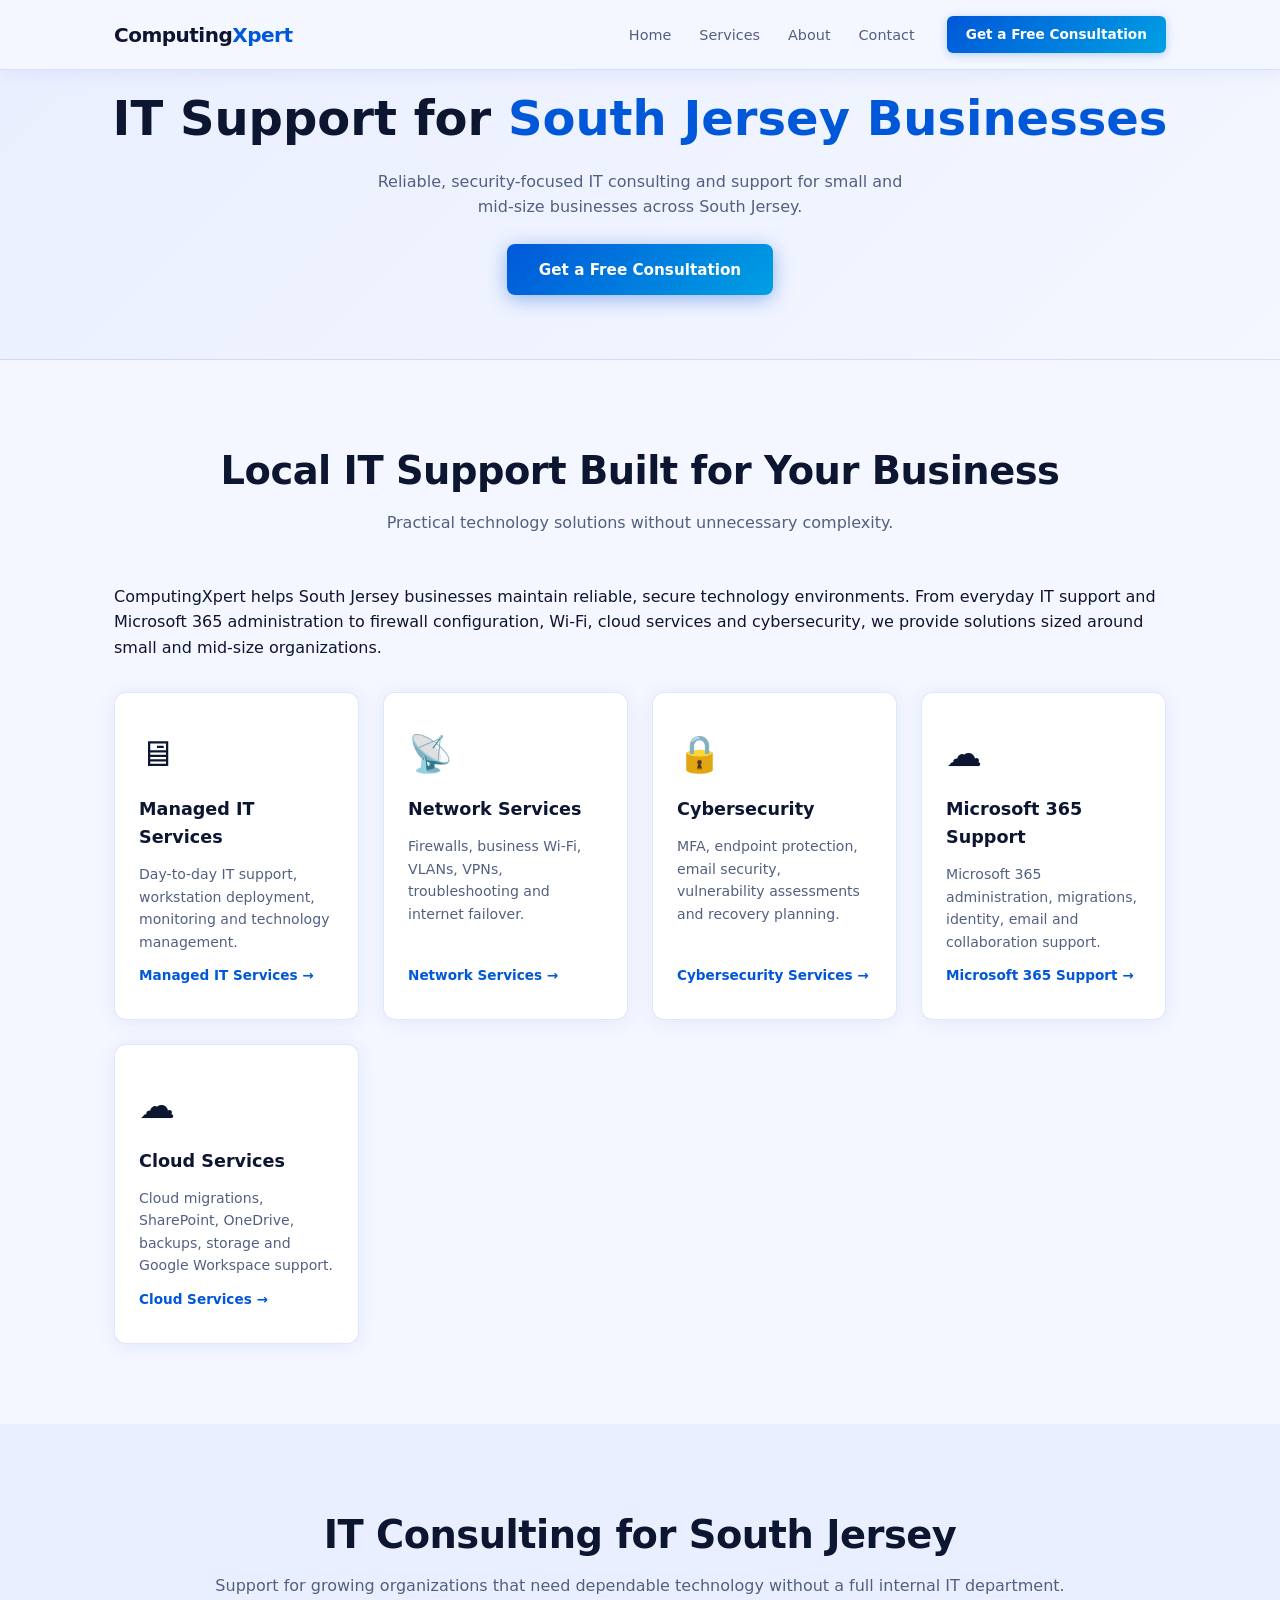
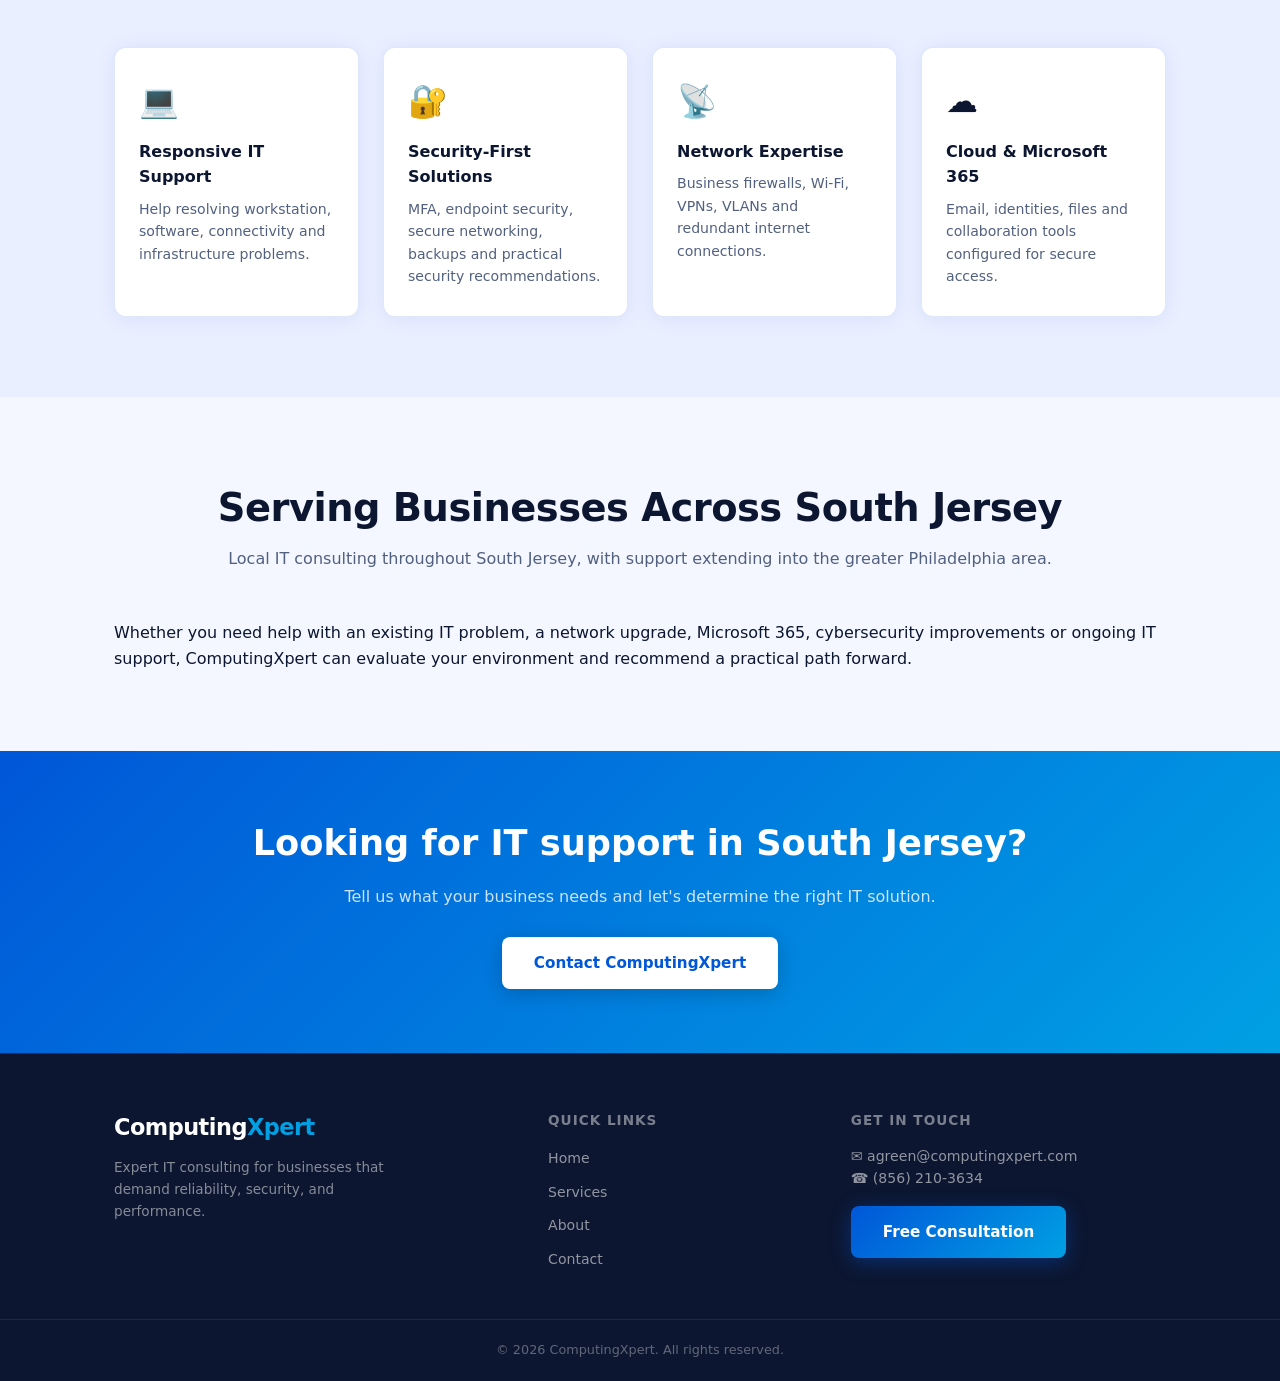
<file: south-jersey-it-support.html>
<!DOCTYPE html><html lang="en"><head><meta charset="UTF-8"><meta name="viewport" content="width=device-width, initial-scale=1.0">
<title>IT Support South Jersey | Managed IT Services | ComputingXpert</title>
<meta name="description" content="South Jersey IT support for small and mid-size businesses. Managed IT, networking, cybersecurity, Microsoft 365 and cloud support from ComputingXpert.">
<link rel="canonical" href="https://computingxpert.com/south-jersey-it-support.html"><link rel="stylesheet" href="style.css"></head><body>
  <!-- NAV -->
  <nav class="nav-solid">
    <div class="nav-inner">
      <a href="index.html" class="logo">Computing<span>Xpert</span></a>
      <ul class="nav-links">
        <li><a href="index.html">Home</a></li>
        <li><a href="services.html">Services</a></li>
        <li><a href="about.html">About</a></li>
        <li><a href="contact.html">Contact</a></li>
      </ul>
      <a href="contact.html" class="btn-nav">Get a Free Consultation</a>
      <button class="hamburger" onclick="toggleMenu()">&#9776;</button>
    </div>
    <ul class="mobile-menu" id="mobileMenu">
      <li><a href="index.html">Home</a></li>
      <li><a href="services.html">Services</a></li>
      <li><a href="about.html">About</a></li>
      <li><a href="contact.html">Contact</a></li>
    </ul>
  </nav>

<section class="page-hero page-top-pad"><h1>IT Support for <span class="accent">South Jersey Businesses</span></h1><p>Reliable, security-focused IT consulting and support for small and mid-size businesses across South Jersey.</p><div style="margin-top:1.5rem"><a href="contact.html" class="btn-primary">Get a Free Consultation</a></div></section>
<section class="section"><div class="container"><div class="section-header"><h2>Local IT Support Built for Your Business</h2><p>Practical technology solutions without unnecessary complexity.</p></div><p>ComputingXpert helps South Jersey businesses maintain reliable, secure technology environments. From everyday IT support and Microsoft 365 administration to firewall configuration, Wi-Fi, cloud services and cybersecurity, we provide solutions sized around small and mid-size organizations.</p>
<div class="card-grid" style="margin-top:2rem">
<a href="managed-it-services.html" class="card"><div class="card-icon">&#128421;</div><h3>Managed IT Services</h3><p>Day-to-day IT support, workstation deployment, monitoring and technology management.</p><span class="card-link">Managed IT Services &rarr;</span></a>
<a href="network-services.html" class="card"><div class="card-icon">&#128225;</div><h3>Network Services</h3><p>Firewalls, business Wi-Fi, VLANs, VPNs, troubleshooting and internet failover.</p><span class="card-link">Network Services &rarr;</span></a>
<a href="cybersecurity-services.html" class="card"><div class="card-icon">&#128274;</div><h3>Cybersecurity</h3><p>MFA, endpoint protection, email security, vulnerability assessments and recovery planning.</p><span class="card-link">Cybersecurity Services &rarr;</span></a>
<a href="microsoft-365-support.html" class="card"><div class="card-icon">&#9729;</div><h3>Microsoft 365 Support</h3><p>Microsoft 365 administration, migrations, identity, email and collaboration support.</p><span class="card-link">Microsoft 365 Support &rarr;</span></a>
<a href="cloud-services.html" class="card"><div class="card-icon">&#9729;</div><h3>Cloud Services</h3><p>Cloud migrations, SharePoint, OneDrive, backups, storage and Google Workspace support.</p><span class="card-link">Cloud Services &rarr;</span></a></div></div></section>
<section class="section section-dark"><div class="container"><div class="section-header"><h2>IT Consulting for South Jersey</h2><p>Support for growing organizations that need dependable technology without a full internal IT department.</p></div><div class="serve-grid">
<div class="serve-card"><div class="serve-icon">&#128187;</div><h4>Responsive IT Support</h4><p>Help resolving workstation, software, connectivity and infrastructure problems.</p></div>
<div class="serve-card"><div class="serve-icon">&#128272;</div><h4>Security-First Solutions</h4><p>MFA, endpoint security, secure networking, backups and practical security recommendations.</p></div>
<div class="serve-card"><div class="serve-icon">&#128225;</div><h4>Network Expertise</h4><p>Business firewalls, Wi-Fi, VPNs, VLANs and redundant internet connections.</p></div>
<div class="serve-card"><div class="serve-icon">&#9729;</div><h4>Cloud &amp; Microsoft 365</h4><p>Email, identities, files and collaboration tools configured for secure access.</p></div></div></div></section>
<section class="section"><div class="container"><div class="section-header"><h2>Serving Businesses Across South Jersey</h2><p>Local IT consulting throughout South Jersey, with support extending into the greater Philadelphia area.</p></div><p>Whether you need help with an existing IT problem, a network upgrade, Microsoft 365, cybersecurity improvements or ongoing IT support, ComputingXpert can evaluate your environment and recommend a practical path forward.</p></div></section>
<section class="cta-banner"><div class="container"><h2>Looking for IT support in South Jersey?</h2><p>Tell us what your business needs and let's determine the right IT solution.</p><a href="contact.html" class="btn-primary">Contact ComputingXpert</a></div></section>
  <!-- FOOTER -->
  <footer>
    <div class="container footer-inner">
      <div class="footer-brand">
        <span class="footer-logo-text">Computing<span>Xpert</span></span>
        <p>Expert IT consulting for businesses that demand reliability, security, and performance.</p>
      </div>
      <div class="footer-links">
        <h4>Quick Links</h4>
        <ul>
          <li><a href="index.html">Home</a></li>
          <li><a href="services.html">Services</a></li>
          <li><a href="about.html">About</a></li>
          <li><a href="contact.html">Contact</a></li>
        </ul>
      </div>
      <div class="footer-contact">
        <h4>Get in Touch</h4>
        <p>&#9993; <a href="mailto:agreen@computingxpert.com">agreen@computingxpert.com</a></p>
<p>&#9742; <a href="tel:+18562103634">(856) 210-3634</a></p>
        <a href="contact.html" class="btn-primary" style="margin-top:1rem;display:inline-block;">Free Consultation</a>
      </div>
    </div>
    <div class="footer-bottom">
      <p>&copy; 2026 ComputingXpert. All rights reserved.</p>
    </div>
  </footer>

<script>function toggleMenu(){document.getElementById("mobileMenu").classList.toggle("open");}</script></body></html>
</file>
<file: style.css>
/* ===================================
   ComputingXpert LLC — Global Styles
   Light Theme
   =================================== */

:root {
  --bg:        #f4f7ff;
  --bg2:       #eaefff;
  --bg3:       #dde5ff;
  --accent:    #0057d8;
  --accent2:   #00a0e4;
  --text:      #0c1630;
  --text-muted:#526080;
  --border:    rgba(0,60,200,0.12);
  --card-bg:   #ffffff;
  --radius:    12px;
  --nav-h:     70px;
  --shadow:    0 2px 20px rgba(0,60,200,0.08);
  --shadow-lg: 0 8px 40px rgba(0,60,200,0.14);
}

*, *::before, *::after { box-sizing: border-box; margin: 0; padding: 0; }
html { scroll-behavior: smooth; }

body {
  background: var(--bg);
  color: var(--text);
  font-family: 'Segoe UI', system-ui, -apple-system, sans-serif;
  line-height: 1.6;
}

a { color: inherit; text-decoration: none; }
ul { list-style: none; }
img { max-width: 100%; }

/* ---- UTILITY ---- */
.container { max-width: 1100px; margin: 0 auto; padding: 0 1.5rem; }
.accent { color: var(--accent); }

/* ---- NAV ---- */
nav {
  position: fixed;
  top: 0;
  left: 0;
  right: 0;
  z-index: 100;
  height: var(--nav-h);
  transition: background 0.4s, box-shadow 0.4s, border-color 0.4s;
  border-bottom: 1px solid transparent;
}
/* Transparent over slideshow */
nav.nav-transparent {
  background: linear-gradient(180deg, rgba(0,0,0,0.45) 0%, transparent 100%);
  border-bottom-color: transparent;
}
nav.nav-transparent .nav-links a { color: rgba(255,255,255,0.85); }
nav.nav-transparent .nav-links a:hover,
nav.nav-transparent .nav-links a.active { color: #fff; }
nav.nav-transparent .logo { color: #fff; }
nav.nav-transparent .logo span { color: #7dd3fc; }
nav.nav-transparent .hamburger { color: #fff; }
/* Solid after scroll */
nav.nav-solid {
  background: rgba(244,247,255,0.97);
  backdrop-filter: blur(12px);
  border-bottom-color: var(--border);
  box-shadow: var(--shadow);
}
nav.nav-solid .nav-links a { color: var(--text-muted); }
nav.nav-solid .nav-links a:hover,
nav.nav-solid .nav-links a.active { color: var(--accent); }
nav.nav-solid .logo { color: var(--text); }
nav.nav-solid .logo span { color: var(--accent); }
nav.nav-solid .hamburger { color: var(--text); }

.nav-inner {
  max-width: 1100px;
  margin: 0 auto;
  padding: 0 1.5rem;
  height: 100%;
  display: flex;
  align-items: center;
  gap: 2rem;
}

.logo {
  font-size: 1.25rem;
  font-weight: 800;
  letter-spacing: -0.5px;
  color: var(--text);
  white-space: nowrap;
}
.logo span { color: var(--accent); }

/* Logo image */
.logo-link {
  display: flex;
  align-items: center;
  border-radius: 8px;
  padding: 3px 6px;
  transition: background 0.3s;
}
nav.nav-transparent .logo-link {
  background: rgba(255,255,255,0.15);
  backdrop-filter: blur(8px);
}
.nav-logo {
  height: 58px;
  width: auto;
  display: block;
  mix-blend-mode: multiply; /* removes white background on light nav */
}
nav.nav-transparent .logo-link {
  background: rgba(255,255,255,0.92);
  border-radius: 8px;
  padding: 2px 8px;
  backdrop-filter: none;
}
nav.nav-transparent .nav-logo {
  mix-blend-mode: normal; /* show logo in full color inside the white pill */
}
.footer-logo-text {
  font-size: 1.4rem;
  font-weight: 800;
  letter-spacing: -0.5px;
  color: #fff;
  margin-bottom: 0.75rem;
  display: block;
}
.footer-logo-text span { color: var(--accent2); }

.nav-links {
  display: flex;
  gap: 1.75rem;
  margin-left: auto;
}
.nav-links a {
  font-size: 0.9rem;
  font-weight: 500;
  color: var(--text-muted);
  transition: color 0.2s;
}
.nav-links a:hover, .nav-links a.active { color: var(--accent); }

.btn-nav {
  background: linear-gradient(135deg, var(--accent), var(--accent2));
  color: #fff;
  padding: 0.5rem 1.2rem;
  border-radius: 6px;
  font-size: 0.85rem;
  font-weight: 600;
  white-space: nowrap;
  transition: opacity 0.2s, box-shadow 0.2s;
  box-shadow: 0 2px 10px rgba(0,87,216,0.25);
}
.btn-nav:hover { opacity: 0.88; box-shadow: 0 4px 16px rgba(0,87,216,0.35); }

.hamburger {
  display: none;
  background: none;
  border: none;
  color: var(--text);
  font-size: 1.5rem;
  cursor: pointer;
  margin-left: auto;
}

.mobile-menu {
  display: none;
  flex-direction: column;
  background: var(--bg);
  border-top: 1px solid var(--border);
  padding: 0.5rem 1.5rem 1rem;
}
.mobile-menu.open { display: flex; }
.mobile-menu li a {
  display: block;
  padding: 0.65rem 0;
  color: var(--text-muted);
  font-weight: 500;
  border-bottom: 1px solid var(--border);
}

@media (max-width: 768px) {
  .nav-links, .btn-nav { display: none; }
  .hamburger { display: block; }
  nav { height: auto; }
  .nav-inner { height: var(--nav-h); }
}

/* ---- HERO SLIDESHOW ---- */
.hero {
  position: relative;
  height: 100vh;
  min-height: 600px;
  display: flex;
  align-items: center;
  justify-content: center;
  overflow: hidden;
}

/* Slides */
.hero-slides { position: absolute; inset: 0; z-index: 0; }
.slide {
  position: absolute;
  inset: 0;
  background-size: cover;
  background-position: center;
  opacity: 0;
  transition: opacity 1.6s ease-in-out;
}
.slide.active { opacity: 1; }

/* Ken Burns — each slide a different direction */
.kb-1 { animation: kb1 10s ease-in-out infinite alternate; }
.kb-2 { animation: kb2 10s ease-in-out infinite alternate; }
.kb-3 { animation: kb3 10s ease-in-out infinite alternate; }
.kb-4 { animation: kb4 10s ease-in-out infinite alternate; }
.kb-5 { animation: kb5 10s ease-in-out infinite alternate; }

@keyframes kb1 { from { transform: scale(1.00) translate(0,0);       } to { transform: scale(1.08) translate(-1.5%,-1%);   } }
@keyframes kb2 { from { transform: scale(1.08) translate(1%,0);      } to { transform: scale(1.00) translate(0,1%);        } }
@keyframes kb3 { from { transform: scale(1.00) translate(0,1%);      } to { transform: scale(1.07) translate(1.5%,-0.5%);  } }
@keyframes kb4 { from { transform: scale(1.07) translate(-1%,0.5%);  } to { transform: scale(1.00) translate(0.5%,-1%);    } }
@keyframes kb5 { from { transform: scale(1.00) translate(0.5%,-1%);  } to { transform: scale(1.08) translate(-0.5%,0.5%);  } }

/* Dark gradient overlay */
.hero-overlay {
  position: absolute;
  inset: 0;
  background: linear-gradient(
    to bottom,
    rgba(5,12,35,0.55) 0%,
    rgba(5,12,35,0.38) 50%,
    rgba(5,12,35,0.65) 100%
  );
  z-index: 1;
}

/* Hero content */
.hero-content {
  position: relative;
  z-index: 2;
  text-align: center;
  max-width: 820px;
  padding: 0 2rem;
  animation: heroFadeUp 1s ease 0.3s both;
}
@keyframes heroFadeUp {
  from { opacity: 0; transform: translateY(30px); }
  to   { opacity: 1; transform: translateY(0); }
}

.hero-badge {
  display: inline-block;
  background: rgba(255,255,255,0.15);
  border: 1px solid rgba(255,255,255,0.35);
  color: #fff;
  font-size: 0.78rem;
  font-weight: 600;
  letter-spacing: 2px;
  text-transform: uppercase;
  padding: 0.4rem 1.2rem;
  border-radius: 50px;
  margin-bottom: 1.5rem;
  backdrop-filter: blur(4px);
}

.hero-content h1 {
  font-size: clamp(2.4rem, 5.5vw, 4rem);
  font-weight: 800;
  line-height: 1.12;
  letter-spacing: -1.5px;
  margin-bottom: 1.25rem;
  color: #fff;
  text-shadow: 0 2px 20px rgba(0,0,0,0.3);
}

.accent-light { color: #7dd3fc; }

.hero-sub {
  font-size: 1.1rem;
  color: rgba(255,255,255,0.82);
  max-width: 640px;
  margin: 0 auto 2.25rem;
  line-height: 1.7;
  text-shadow: 0 1px 8px rgba(0,0,0,0.25);
}

.hero-cta { display: flex; gap: 1rem; flex-wrap: wrap; justify-content: center; }

.btn-primary {
  background: linear-gradient(135deg, var(--accent), var(--accent2));
  color: #fff;
  padding: 0.85rem 2rem;
  border-radius: 8px;
  font-weight: 700;
  font-size: 0.95rem;
  transition: opacity 0.2s, transform 0.2s, box-shadow 0.2s;
  display: inline-block;
  box-shadow: 0 4px 20px rgba(0,87,216,0.4);
}
.btn-primary:hover { opacity: 0.9; transform: translateY(-2px); box-shadow: 0 8px 28px rgba(0,87,216,0.5); }

.btn-ghost-light {
  background: rgba(255,255,255,0.12);
  color: #fff;
  padding: 0.85rem 2rem;
  border-radius: 8px;
  font-weight: 600;
  font-size: 0.95rem;
  border: 1.5px solid rgba(255,255,255,0.5);
  backdrop-filter: blur(4px);
  transition: background 0.2s, border-color 0.2s;
  display: inline-block;
}
.btn-ghost-light:hover { background: rgba(255,255,255,0.25); border-color: #fff; }

.btn-ghost {
  background: #fff;
  color: var(--accent);
  padding: 0.85rem 2rem;
  border-radius: 8px;
  font-weight: 600;
  font-size: 0.95rem;
  border: 1.5px solid var(--accent);
  transition: background 0.2s, color 0.2s;
  display: inline-block;
}
.btn-ghost:hover { background: var(--accent); color: #fff; }

/* Slide dots */
.slide-dots {
  position: absolute;
  bottom: 2.5rem;
  left: 50%;
  transform: translateX(-50%);
  z-index: 3;
  display: flex;
  gap: 0.65rem;
}
.dot {
  width: 10px; height: 10px;
  border-radius: 50%;
  background: rgba(255,255,255,0.4);
  border: none;
  cursor: pointer;
  padding: 0;
  transition: background 0.3s, transform 0.3s;
}
.dot.active { background: #fff; transform: scale(1.3); }

/* Scroll cue */
.scroll-cue {
  position: absolute;
  bottom: 2rem;
  right: 2.5rem;
  z-index: 3;
  display: flex;
  flex-direction: column;
  align-items: center;
  gap: 0.4rem;
  color: rgba(255,255,255,0.5);
  font-size: 0.68rem;
  letter-spacing: 1.5px;
  text-transform: uppercase;
}
.scroll-arrow {
  width: 1.5px; height: 36px;
  background: linear-gradient(to bottom, rgba(255,255,255,0.6), transparent);
  animation: scrollPulse 2s ease-in-out infinite;
}
@keyframes scrollPulse {
  0%,100% { opacity: 0.4; }
  50%     { opacity: 1; }
}

.hero-bg, .hero-people, .hero-graphic, #networkCanvas { display: none; }

/* Inner pages: nav always solid (no slideshow) */
.page-nav {
  background: rgba(244,247,255,0.97) !important;
  backdrop-filter: blur(12px);
  border-bottom: 1px solid var(--border) !important;
  box-shadow: var(--shadow);
}
.page-nav .nav-links a { color: var(--text-muted) !important; }
.page-nav .nav-links a:hover,
.page-nav .nav-links a.active { color: var(--accent) !important; }
.page-nav .logo { color: var(--text) !important; }
.page-nav .logo span { color: var(--accent) !important; }
.page-nav .hamburger { color: var(--text) !important; }

/* Page offset for inner pages (fixed nav) */
.page-top-pad { padding-top: var(--nav-h); }

/* ---- STATS BAR ---- */
.stats-bar {
  background: #fff;
  border-top: 1px solid var(--border);
  border-bottom: 1px solid var(--border);
  display: flex;
  justify-content: center;
  flex-wrap: wrap;
  gap: 0;
  box-shadow: var(--shadow);
}
.stat {
  flex: 1;
  min-width: 150px;
  display: flex;
  flex-direction: column;
  align-items: center;
  padding: 1.75rem 1rem;
  border-right: 1px solid var(--border);
}
.stat:last-child { border-right: none; }
.stat-num {
  font-size: 2rem;
  font-weight: 800;
  color: var(--accent);
  line-height: 1;
}
.stat-label {
  font-size: 0.8rem;
  color: var(--text-muted);
  margin-top: 0.35rem;
  text-align: center;
  letter-spacing: 0.5px;
}

/* ---- SECTIONS ---- */
.section { padding: 5rem 0; }
.section-dark { background: var(--bg2); }

.section-header {
  text-align: center;
  margin-bottom: 3rem;
}
.section-header h2 {
  font-size: clamp(1.75rem, 3vw, 2.5rem);
  font-weight: 800;
  letter-spacing: -0.5px;
  margin-bottom: 0.5rem;
  color: var(--text);
}
.section-header p {
  color: var(--text-muted);
  font-size: 1rem;
}

/* ---- CARDS ---- */
.card-grid {
  display: grid;
  grid-template-columns: repeat(auto-fit, minmax(230px, 1fr));
  gap: 1.5rem;
}

.card {
  background: var(--card-bg);
  border: 1px solid var(--border);
  border-radius: var(--radius);
  padding: 2rem 1.5rem;
  display: flex;
  flex-direction: column;
  gap: 0.75rem;
  transition: border-color 0.25s, transform 0.25s, box-shadow 0.25s;
  cursor: pointer;
  box-shadow: var(--shadow);
}
.card:hover {
  border-color: var(--accent);
  transform: translateY(-4px);
  box-shadow: var(--shadow-lg);
}
.card-icon { font-size: 2.25rem; }
.card h3 { font-size: 1.1rem; font-weight: 700; color: var(--text); }
.card p { font-size: 0.88rem; color: var(--text-muted); flex: 1; }
.card-link { font-size: 0.85rem; color: var(--accent); font-weight: 600; margin-top: auto; }

/* ---- WHO WE SERVE GRID ---- */
.serve-grid {
  display: grid;
  grid-template-columns: repeat(auto-fit, minmax(230px, 1fr));
  gap: 1.5rem;
}
.serve-card {
  background: var(--card-bg);
  border: 1px solid var(--border);
  border-radius: var(--radius);
  padding: 1.75rem 1.5rem;
  box-shadow: var(--shadow);
  transition: transform 0.25s, box-shadow 0.25s, border-color 0.25s;
}
.serve-card:hover {
  transform: translateY(-4px);
  box-shadow: var(--shadow-lg);
  border-color: var(--accent);
}
.serve-icon { font-size: 2rem; margin-bottom: 0.75rem; }
.serve-card h4 { font-size: 1rem; font-weight: 700; color: var(--text); margin-bottom: 0.5rem; }
.serve-card p  { font-size: 0.88rem; color: var(--text-muted); line-height: 1.6; }

/* ---- WHY GRID ---- */
.why-grid {
  display: grid;
  grid-template-columns: repeat(auto-fit, minmax(220px, 1fr));
  gap: 2rem;
}
.why-item { display: flex; flex-direction: column; gap: 0.6rem; }
.why-icon { font-size: 1.5rem; }
.why-item h4 { font-size: 1rem; font-weight: 700; color: var(--text); }
.why-item p { font-size: 0.88rem; color: var(--text-muted); }

/* ---- CTA BANNER ---- */
.cta-banner {
  background: linear-gradient(135deg, var(--accent) 0%, var(--accent2) 100%);
  padding: 4rem 1.5rem;
  text-align: center;
}
.cta-banner h2 { font-size: clamp(1.5rem,3vw,2.2rem); font-weight: 800; margin-bottom: 0.75rem; color: #fff; }
.cta-banner p { color: rgba(255,255,255,0.8); margin-bottom: 1.75rem; }
.cta-banner .btn-primary {
  background: #fff;
  color: var(--accent);
  box-shadow: 0 4px 20px rgba(0,0,0,0.2);
}
.cta-banner .btn-primary:hover { background: #f0f5ff; }

/* ---- PAGE HERO (inner pages) ---- */
.page-hero {
  background: linear-gradient(135deg, var(--bg2) 0%, var(--bg) 100%);
  border-bottom: 1px solid var(--border);
  padding: 5rem 1.5rem 4rem;
  text-align: center;
}
.page-hero h1 { font-size: clamp(2rem, 4vw, 3rem); font-weight: 800; margin-bottom: 0.75rem; color: var(--text); }
.page-hero p { color: var(--text-muted); max-width: 560px; margin: 0 auto; font-size: 1rem; }

/* ---- SERVICES PAGE ---- */
.service-block {
  padding: 4rem 0;
  border-bottom: 1px solid var(--border);
}
.service-block:last-child { border-bottom: none; }

.service-header {
  display: flex;
  align-items: center;
  gap: 1rem;
  margin-bottom: 1.5rem;
}
.service-header .svc-icon {
  font-size: 2.5rem;
  background: rgba(0,87,216,0.08);
  border: 1px solid rgba(0,87,216,0.15);
  border-radius: 12px;
  width: 64px;
  height: 64px;
  display: flex;
  align-items: center;
  justify-content: center;
  flex-shrink: 0;
}
.service-header h2 { font-size: 1.6rem; font-weight: 800; color: var(--text); }
.service-header p { color: var(--text-muted); font-size: 0.92rem; margin-top: 0.25rem; }

.service-items {
  display: grid;
  grid-template-columns: repeat(auto-fill, minmax(220px, 1fr));
  gap: 0.75rem;
}
.service-item {
  background: var(--card-bg);
  border: 1px solid var(--border);
  border-radius: 8px;
  padding: 0.75rem 1rem;
  font-size: 0.9rem;
  display: flex;
  align-items: center;
  gap: 0.6rem;
  color: var(--text);
  box-shadow: 0 1px 6px rgba(0,40,120,0.05);
  transition: box-shadow 0.2s, border-color 0.2s;
}
.service-item:hover { border-color: var(--accent2); box-shadow: var(--shadow); }
.service-item::before {
  content: '▸';
  color: var(--accent);
  font-size: 0.75rem;
  flex-shrink: 0;
}

/* ---- ABOUT PAGE ---- */
.about-grid {
  display: grid;
  grid-template-columns: 1fr 1fr;
  gap: 4rem;
  align-items: start;
}
@media (max-width: 768px) {
  .about-grid { grid-template-columns: 1fr; gap: 2rem; }
}

.about-avatar {
  position: relative;
  border-radius: 16px;
  overflow: hidden;
  max-width: 420px;
  aspect-ratio: 4/5;
  box-shadow: var(--shadow-lg);
  border: 1px solid var(--border);
}
.about-avatar img {
  width: 100%;
  height: 100%;
  object-fit: cover;
  object-position: center top;
  display: block;
}
/* decorative accent border behind the photo */
.about-avatar::after {
  content: '';
  position: absolute;
  inset: -10px -10px 10px 10px;
  border: 2px solid rgba(0,87,216,0.15);
  border-radius: 20px;
  z-index: -1;
}
.about-text h2 { font-size: 1.85rem; font-weight: 800; margin-bottom: 1rem; color: var(--text); }
.about-text p { color: var(--text-muted); margin-bottom: 1rem; font-size: 0.95rem; }

.skill-tags { display: flex; flex-wrap: wrap; gap: 0.5rem; margin-top: 1.5rem; }
.skill-tag {
  background: rgba(0,87,216,0.07);
  border: 1px solid rgba(0,87,216,0.2);
  color: var(--accent);
  padding: 0.3rem 0.85rem;
  border-radius: 50px;
  font-size: 0.78rem;
  font-weight: 600;
}

/* ---- CONTACT PAGE ---- */
.contact-grid {
  display: grid;
  grid-template-columns: 1fr 1.6fr;
  gap: 3rem;
  align-items: start;
}
@media (max-width: 768px) {
  .contact-grid { grid-template-columns: 1fr; }
}

.contact-info h3 { font-size: 1.3rem; font-weight: 700; margin-bottom: 1rem; color: var(--text); }
.contact-detail {
  display: flex;
  align-items: flex-start;
  gap: 0.75rem;
  padding: 1rem;
  background: var(--card-bg);
  border: 1px solid var(--border);
  border-radius: 10px;
  margin-bottom: 1rem;
  box-shadow: 0 1px 8px rgba(0,40,120,0.06);
}
.contact-detail-icon { font-size: 1.25rem; flex-shrink: 0; }
.contact-detail p { font-size: 0.88rem; color: var(--text-muted); }
.contact-detail strong { color: var(--text); display: block; font-size: 0.92rem; }

.contact-form {
  background: var(--card-bg);
  border: 1px solid var(--border);
  border-radius: var(--radius);
  padding: 2rem;
  box-shadow: var(--shadow);
}
.contact-form h3 { font-size: 1.3rem; font-weight: 700; margin-bottom: 1.5rem; color: var(--text); }

.form-row { display: grid; grid-template-columns: 1fr 1fr; gap: 1rem; }
@media (max-width: 500px) { .form-row { grid-template-columns: 1fr; } }

.form-group { display: flex; flex-direction: column; gap: 0.4rem; margin-bottom: 1rem; }
.form-group label { font-size: 0.82rem; font-weight: 600; color: var(--text-muted); letter-spacing: 0.5px; }
.form-group input,
.form-group select,
.form-group textarea {
  background: var(--bg);
  border: 1.5px solid var(--border);
  border-radius: 8px;
  padding: 0.7rem 1rem;
  color: var(--text);
  font-size: 0.9rem;
  font-family: inherit;
  outline: none;
  transition: border-color 0.2s, box-shadow 0.2s;
}
.form-group input:focus,
.form-group select:focus,
.form-group textarea:focus {
  border-color: var(--accent);
  box-shadow: 0 0 0 3px rgba(0,87,216,0.1);
}
.form-group textarea { min-height: 130px; resize: vertical; }
.form-group select option { background: #fff; }

.btn-submit {
  width: 100%;
  background: linear-gradient(135deg, var(--accent), var(--accent2));
  color: #fff;
  padding: 0.9rem;
  border: none;
  border-radius: 8px;
  font-size: 1rem;
  font-weight: 700;
  cursor: pointer;
  transition: opacity 0.2s, box-shadow 0.2s;
  margin-top: 0.5rem;
  box-shadow: 0 4px 16px rgba(0,87,216,0.3);
}
.btn-submit:hover { opacity: 0.88; box-shadow: 0 6px 22px rgba(0,87,216,0.4); }

.form-success {
  display: none;
  background: rgba(34,197,94,0.08);
  border: 1px solid rgba(34,197,94,0.3);
  color: #16a34a;
  padding: 1rem;
  border-radius: 8px;
  text-align: center;
  font-weight: 600;
  margin-top: 1rem;
}

/* ---- FOOTER ---- */
footer {
  background: var(--text);
  border-top: 1px solid rgba(255,255,255,0.08);
  padding-top: 3.5rem;
}
footer .logo { color: #fff; }
footer .logo span { color: #60aaff; }

.footer-inner {
  display: grid;
  grid-template-columns: 1.5fr 1fr 1.2fr;
  gap: 2.5rem;
  padding-bottom: 2.5rem;
}
@media (max-width: 700px) {
  .footer-inner { grid-template-columns: 1fr; gap: 2rem; }
}
.footer-brand .logo { font-size: 1.1rem; font-weight: 800; }
.footer-brand p { color: rgba(255,255,255,0.5); font-size: 0.85rem; margin-top: 0.6rem; max-width: 280px; }
.footer-links h4,
.footer-contact h4 { font-size: 0.85rem; font-weight: 700; letter-spacing: 1px; text-transform: uppercase; color: rgba(255,255,255,0.45); margin-bottom: 0.85rem; }
.footer-links ul li { margin-bottom: 0.5rem; }
.footer-links ul li a { font-size: 0.88rem; color: rgba(255,255,255,0.55); transition: color 0.2s; }
.footer-links ul li a:hover { color: #60aaff; }
.footer-contact p { font-size: 0.88rem; color: rgba(255,255,255,0.55); }
.footer-contact .btn-primary { background: linear-gradient(135deg,#0057d8,#00a0e4); }
.footer-bottom {
  border-top: 1px solid rgba(255,255,255,0.08);
  padding: 1.25rem;
  text-align: center;
  font-size: 0.8rem;
  color: rgba(255,255,255,0.35);
}
</file>
